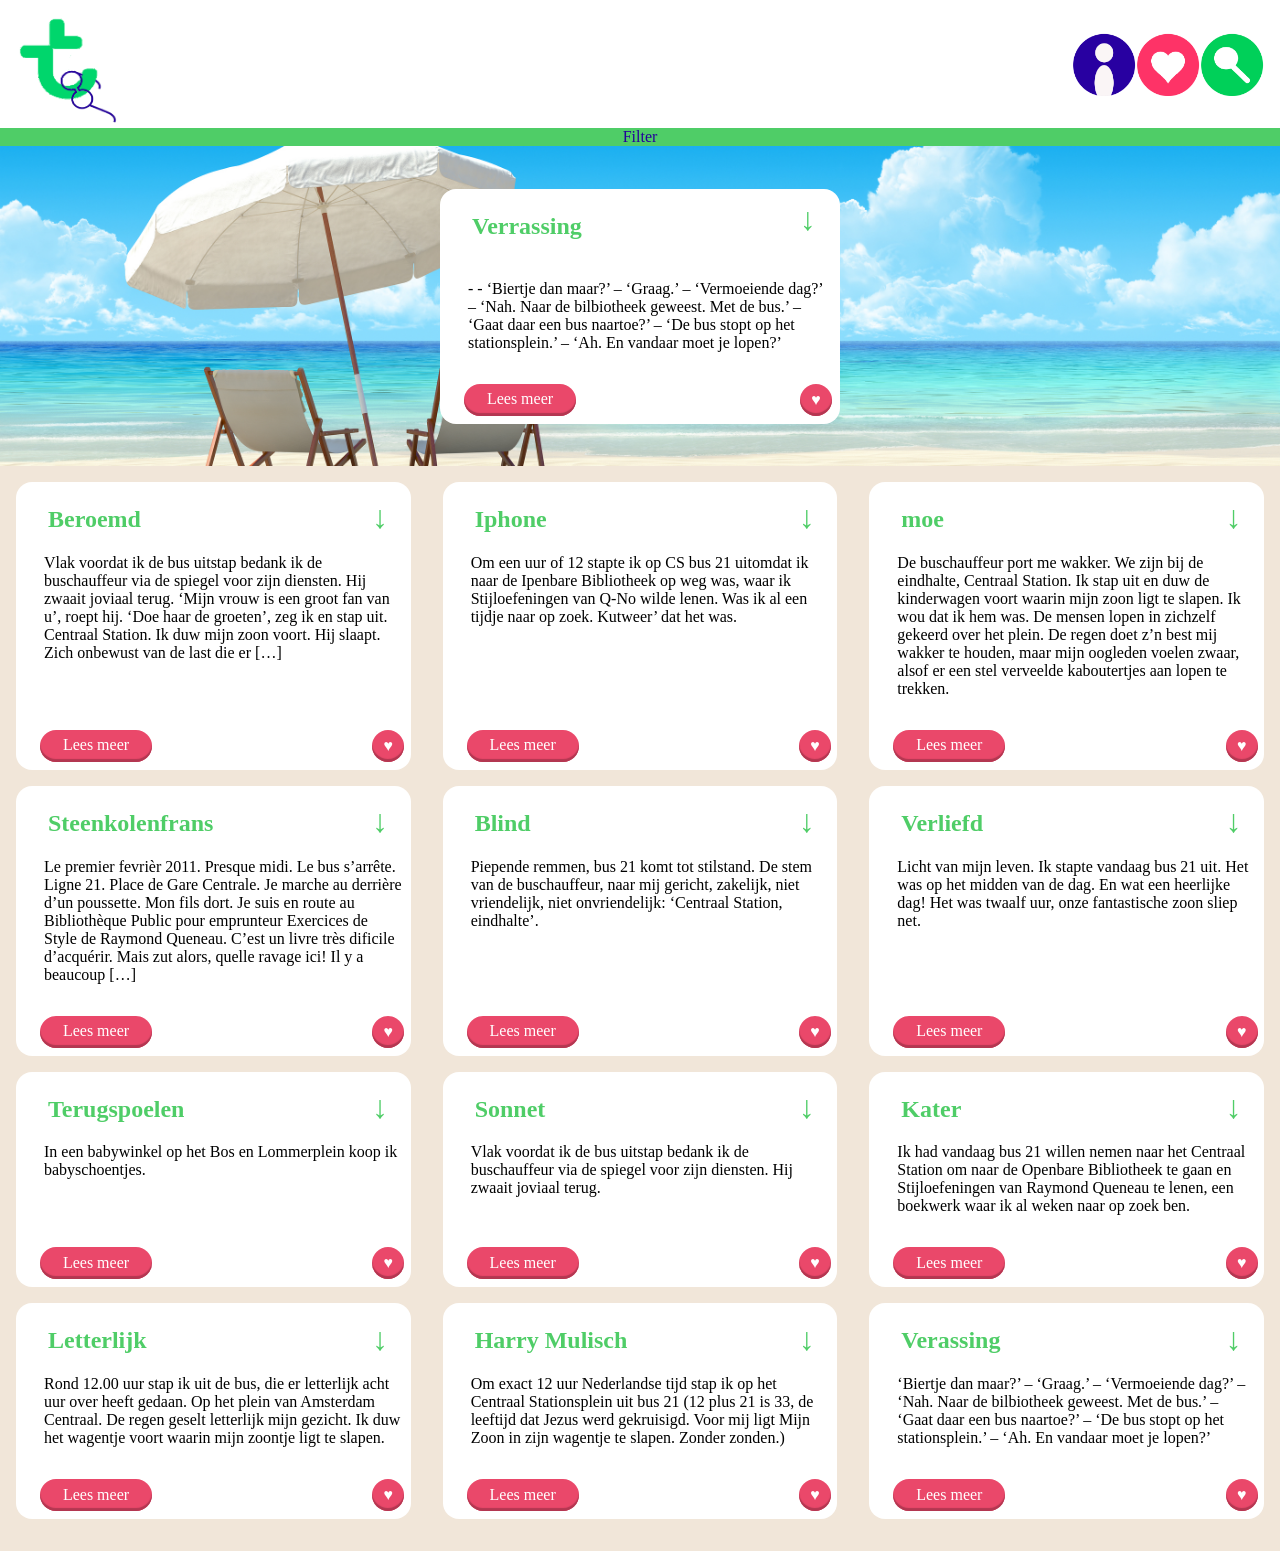
<file: HTML/index.html>
<!DOCTYPE html>
<html lang="en">

<head>
    <meta charset="UTF-8">
    <title>Document</title>
    <link rel="stylesheet" href="../style/style.css">
    <link rel="stylesheet" href="../style/hover.css">
    <meta name="viewport" content="width=device-width, initial-scale=1">
</head>

<body>
    <header>
        <img src="../Fotos/logo2.png" alt="T met een bril" class="logo">
        <nav>
            <ul>
                <li>
                    <a href="inloggen.html"></a>
                </li>

                <li>
                    <a href="inloggen.html"></a>

                </li>

                <li>
                    <input action="index.html" type="text" name="search" placeholder="   u kunt typen om te zoeken">
                </li>
            </ul>

        </nav>

    </header>

    <label for="menu-toggle">Filter</label>
    <input type="checkbox" id="menu-toggle" />

    <form id="menu">
        <div>

            <legend>Filter</legend>

            <fieldset>
                <legend>Sfeer</legend>

                <input id="vrolijk" type="checkbox">
                <label for="vrolijk">Vrolijk</label>

                <input id="spannend" type="checkbox">
                <label for="spannend">Spannend</label>

                <input id="misterieus" type="checkbox">
                <label for="misterieus">Misterieus</label>

                <input id="grappig" type="checkbox">
                <label for="grappig">Grappig</label>
            </fieldset>


        </div>

        <h4>Sorteer</h4>
        <select>
            <option value="" disabled selected>Sorteer op</option>
            <option value="nieuwst">Nieuwste eerst</option>
            <option value="oudst">Oudste eerst</option>
            <option value="hoge waardering">Hoogste waardering</option>
            <option value="lage waardering">Laagste waardering</option>
        </select>


        <a href="index.html">
            <button type="button">Filter</button>
        </a>



    </form>



    <section id="highlighted">

        <article>
            <h3>Verrassing</h3>
            <p class="download">↓</p>
            <p>- - ‘Biertje dan maar?’ – ‘Graag.’ – ‘Vermoeiende dag?’ – ‘Nah. Naar de bilbiotheek geweest. Met de bus.’ – ‘Gaat daar een bus naartoe?’ – ‘De bus stopt op het stationsplein.’ – ‘Ah. En vandaar moet je lopen?’

            </p>
            <footer>
                <a href="verhaal%201.html">Lees meer</a>
                <button>♥</button>
            </footer>
        </article>
    </section>


    <main>
        <article>
            <h3>Beroemd</h3>
            <p class="download2">↓</p>
            <p>Vlak voordat ik de bus uitstap bedank ik de buschauffeur via de spiegel voor zijn diensten. Hij zwaait joviaal terug. ‘Mijn vrouw is een groot fan van u’, roept hij. ‘Doe haar de groeten’, zeg ik en stap uit. Centraal Station. Ik duw mijn zoon voort. Hij slaapt. Zich onbewust van de last die er […]</p>
            <footer>
                <a href="beroemd.html">Lees meer</a>
                <button class="heartButton">♥</button>
            </footer>

        </article>
        <article>
            <h3>Iphone</h3>
            <p class="download2">↓</p>
            <p>Om een uur of 12 stapte ik op CS bus 21 uitomdat ik naar de Ipenbare Bibliotheek op weg was, waar ik Stijloefeningen van Q-No wilde lenen. Was ik al een tijdje naar op zoek. Kutweer’ dat het was.
            </p>
            <footer>
                <a href="verhaal%201.html">Lees meer</a>
                <button>♥</button>
            </footer>

        </article>

        <article>
            <h3>moe</h3>
            <p class="download2">↓</p>
            <p>De buschauffeur port me wakker. We zijn bij de eindhalte, Centraal Station. Ik stap uit en duw de kinderwagen voort waarin mijn zoon ligt te slapen. Ik wou dat ik hem was. De mensen lopen in zichzelf gekeerd over het plein. De regen doet z’n best mij wakker te houden, maar mijn oogleden voelen zwaar, alsof er een stel verveelde kaboutertjes aan lopen te trekken. </p>
            <footer>
                <a href="Moe.html">Lees meer</a>
                <button>♥</button>
            </footer>
        </article>

        <article>
            <h3>Steenkolenfrans</h3>
            <p class="download2">↓</p>
            <p>Le premier fevrièr 2011. Presque midi. Le bus s’arrête. Ligne 21. Place de Gare Centrale. Je marche au derrière d’un poussette. Mon fils dort. Je suis en route au Bibliothèque Public pour emprunteur Exercices de Style de Raymond Queneau. C’est un livre très dificile d’acquérir. Mais zut alors, quelle ravage ici! Il y a beaucoup […]</p>
            <footer>
                <a href="verhaal%201.html">Lees meer</a>
                <button>♥</button>
            </footer>
        </article>
        <article>
            <h3>Blind</h3>
            <p class="download2">↓</p>
            <p>Piepende remmen, bus 21 komt tot stilstand. De stem van de buschauffeur, naar mij gericht, zakelijk, niet vriendelijk, niet onvriendelijk: ‘Centraal Station, eindhalte’.</p>
            <footer>
                <a href="beroemd.html">Lees meer</a>
                <button>♥</button>
            </footer>

        </article>
        <article>
            <h3>Verliefd</h3>
            <p class="download2">↓</p>
            <p>Licht van mijn leven. Ik stapte vandaag bus 21 uit. Het was op het midden van de dag. En wat een heerlijke dag! Het was twaalf uur, onze fantastische zoon sliep net.
            </p>
            <footer>
                <a href="verhaal%201.html">Lees meer</a>
                <button>♥</button>
            </footer>

        </article>
        <article>
            <h3>Terugspoelen</h3>
            <p class="download2">↓</p>
            <p>In een babywinkel op het Bos en Lommerplein koop ik babyschoentjes.
            </p>
            <footer>
                <a href="verhaal%201.html">Lees meer</a>
                <button>♥</button>
            </footer>

        </article>
        <article>
            <h3>Sonnet</h3>
            <p class="download2">↓</p>
            <p>Vlak voordat ik de bus uitstap bedank ik de buschauffeur via de spiegel voor zijn diensten. Hij zwaait joviaal terug.
            </p>
            <footer>
                <a href="verhaal%201.html">Lees meer</a>
                <button>♥</button>
            </footer>

        </article>

        <article>
            <h3>Kater</h3>
            <p class="download2">↓</p>
            <p>Ik had vandaag bus 21 willen nemen naar het Centraal Station om naar de Openbare Bibliotheek te gaan en Stijloefeningen van Raymond Queneau te lenen, een boekwerk waar ik al weken naar op zoek ben.
            </p>
            <footer>
                <a href="verhaal%201.html">Lees meer</a>
                <button>♥</button>
            </footer>

        </article>
        <article>
            <h3>Letterlijk</h3>
            <p class="download2">↓</p>
            <p>Rond 12.00 uur stap ik uit de bus, die er letterlijk acht uur over heeft gedaan. Op het plein van Amsterdam Centraal. De regen geselt letterlijk mijn gezicht. Ik duw het wagentje voort waarin mijn zoontje ligt te slapen.
            </p>
            <footer>
                <a href="verhaal%201.html">Lees meer</a>
                <button>♥</button>
            </footer>

        </article>
                <article>
            <h3>Harry Mulisch</h3>
            <p class="download2">↓</p>
            <p>Om exact 12 uur Nederlandse tijd stap ik op het Centraal Stationsplein uit bus 21 (12 plus 21 is 33, de leeftijd dat Jezus werd gekruisigd. Voor mij ligt Mijn Zoon in zijn wagentje te slapen. Zonder zonden.)
            </p>
            <footer>
                <a href="verhaal%201.html">Lees meer</a>
                <button>♥</button>
            </footer>

        </article>

                <article>
            <h3>Verassing</h3>
            <p class="download2">↓</p>
            <p>‘Biertje dan maar?’ – ‘Graag.’ – ‘Vermoeiende dag?’ – ‘Nah. Naar de bilbiotheek geweest. Met de bus.’ – ‘Gaat daar een bus naartoe?’ – ‘De bus stopt op het stationsplein.’ – ‘Ah. En vandaar moet je lopen?’
            </p>
            <footer>
                <a href="verhaal%201.html">Lees meer</a>
                <button>♥</button>
            </footer>

        </article>



    </main>

</body>
<script src="../Javascript/script.js"></script>

</html>
</file>
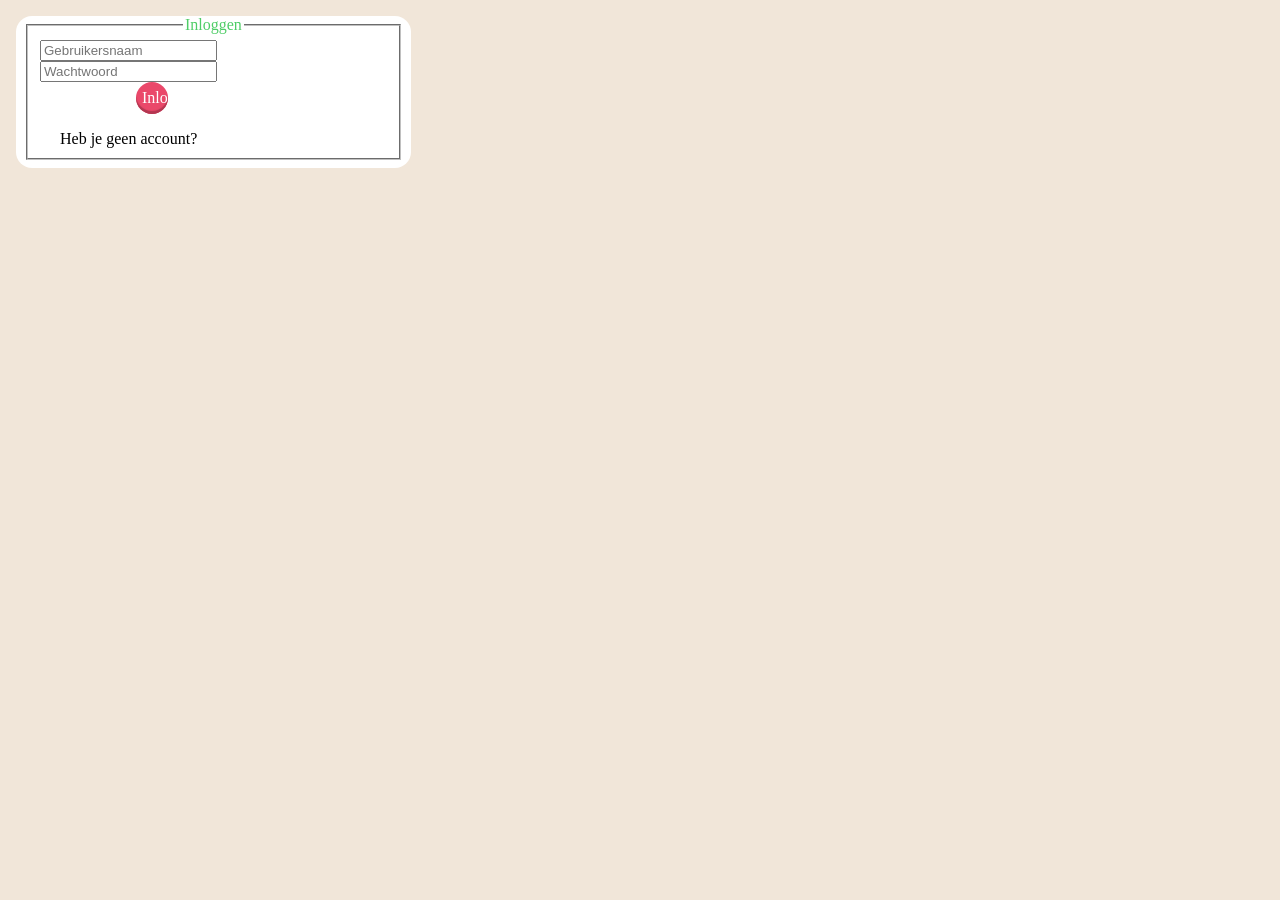
<file: inloggen.html>
<!DOCTYPE html>
<html lang="en">

<head>
    <meta charset="UTF-8">
    <title>Document</title>
    <link rel="stylesheet" href="../style/style.css">
    <meta name="viewport" content="width=device-width, initial-scale=1">
</head>

<body>
    <header> </header>
    <main>
        <section>
            <article>
                <fieldset>
                    <legend>Inloggen</legend>
                    <input type="text" class="inloggegevens" placeholder="Gebruikersnaam" required="">
                    <input type="password" class="inloggegevens" placeholder="Wachtwoord" required="">
                    <button>Inloggen</button>
                    <p>Heb je geen account?</p>
                </fieldset>
            </article>
        </section>
    </main>

</body>

</html>
</file>
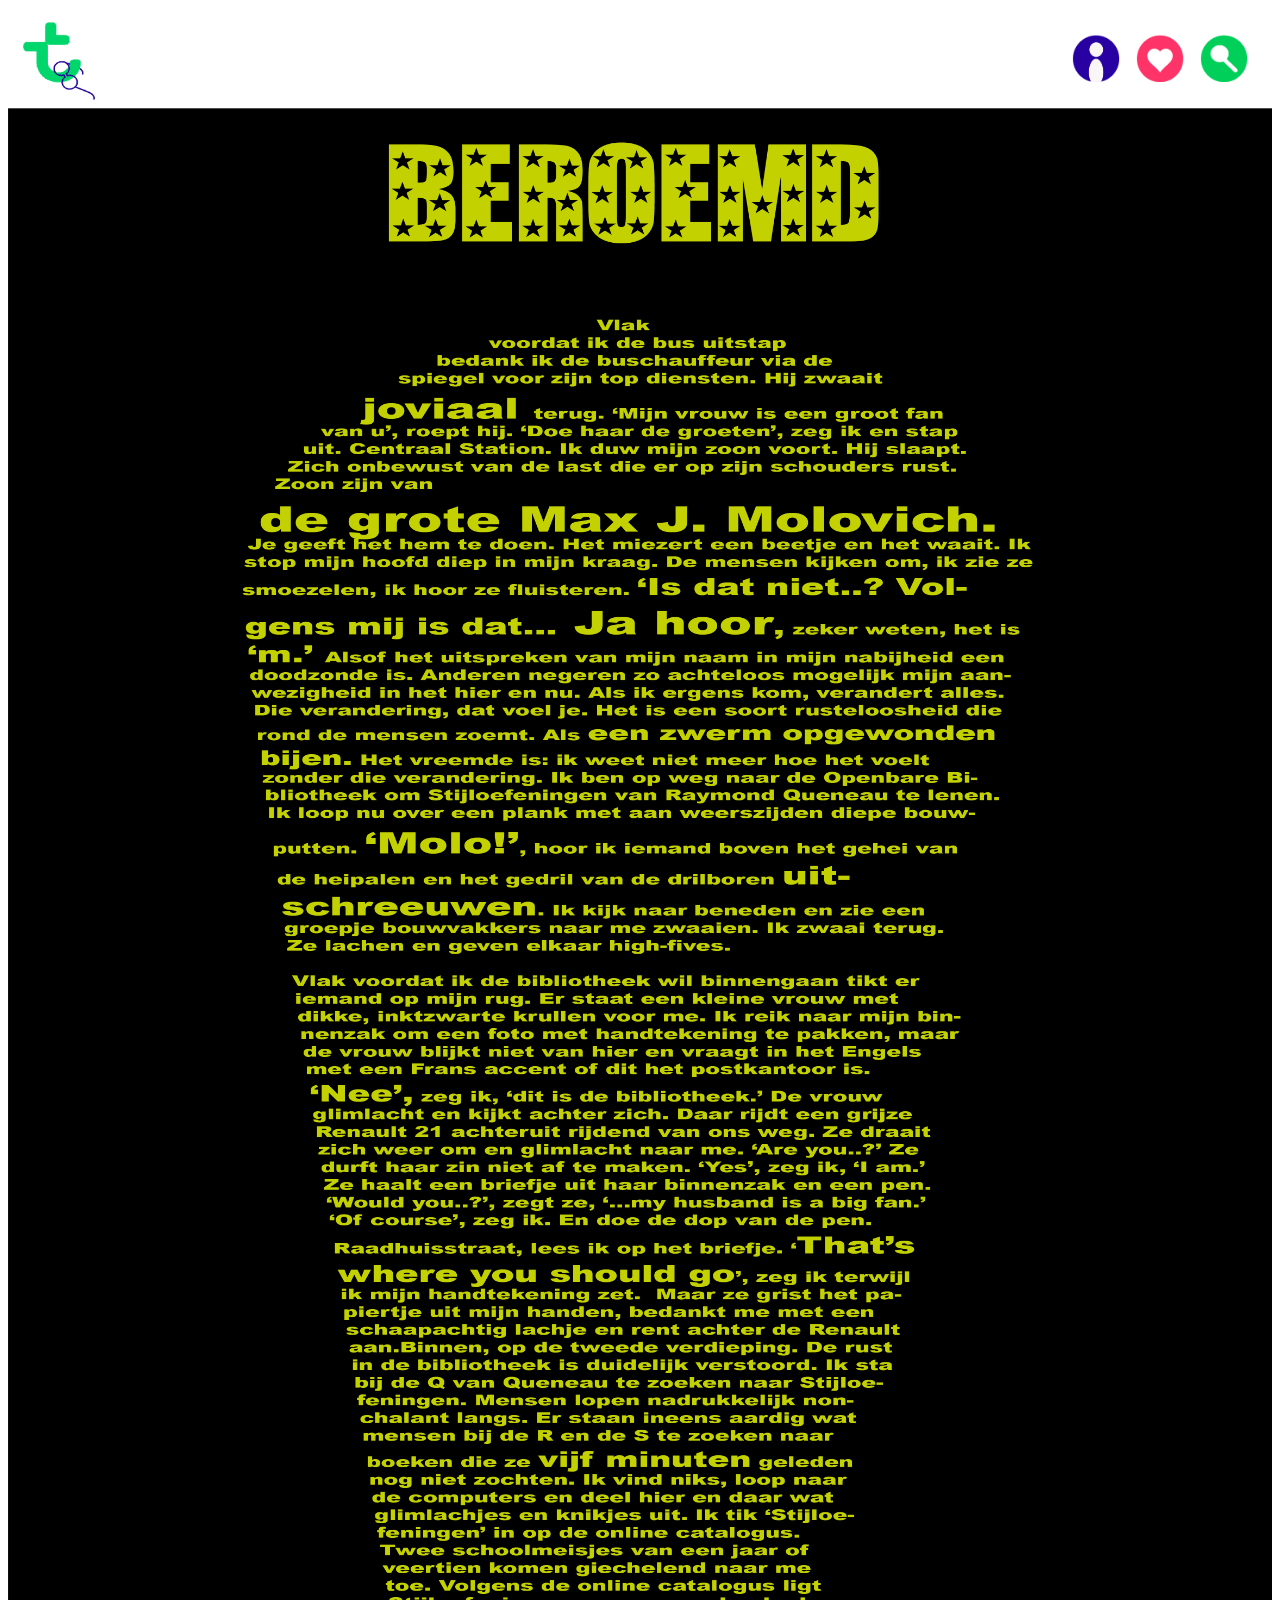
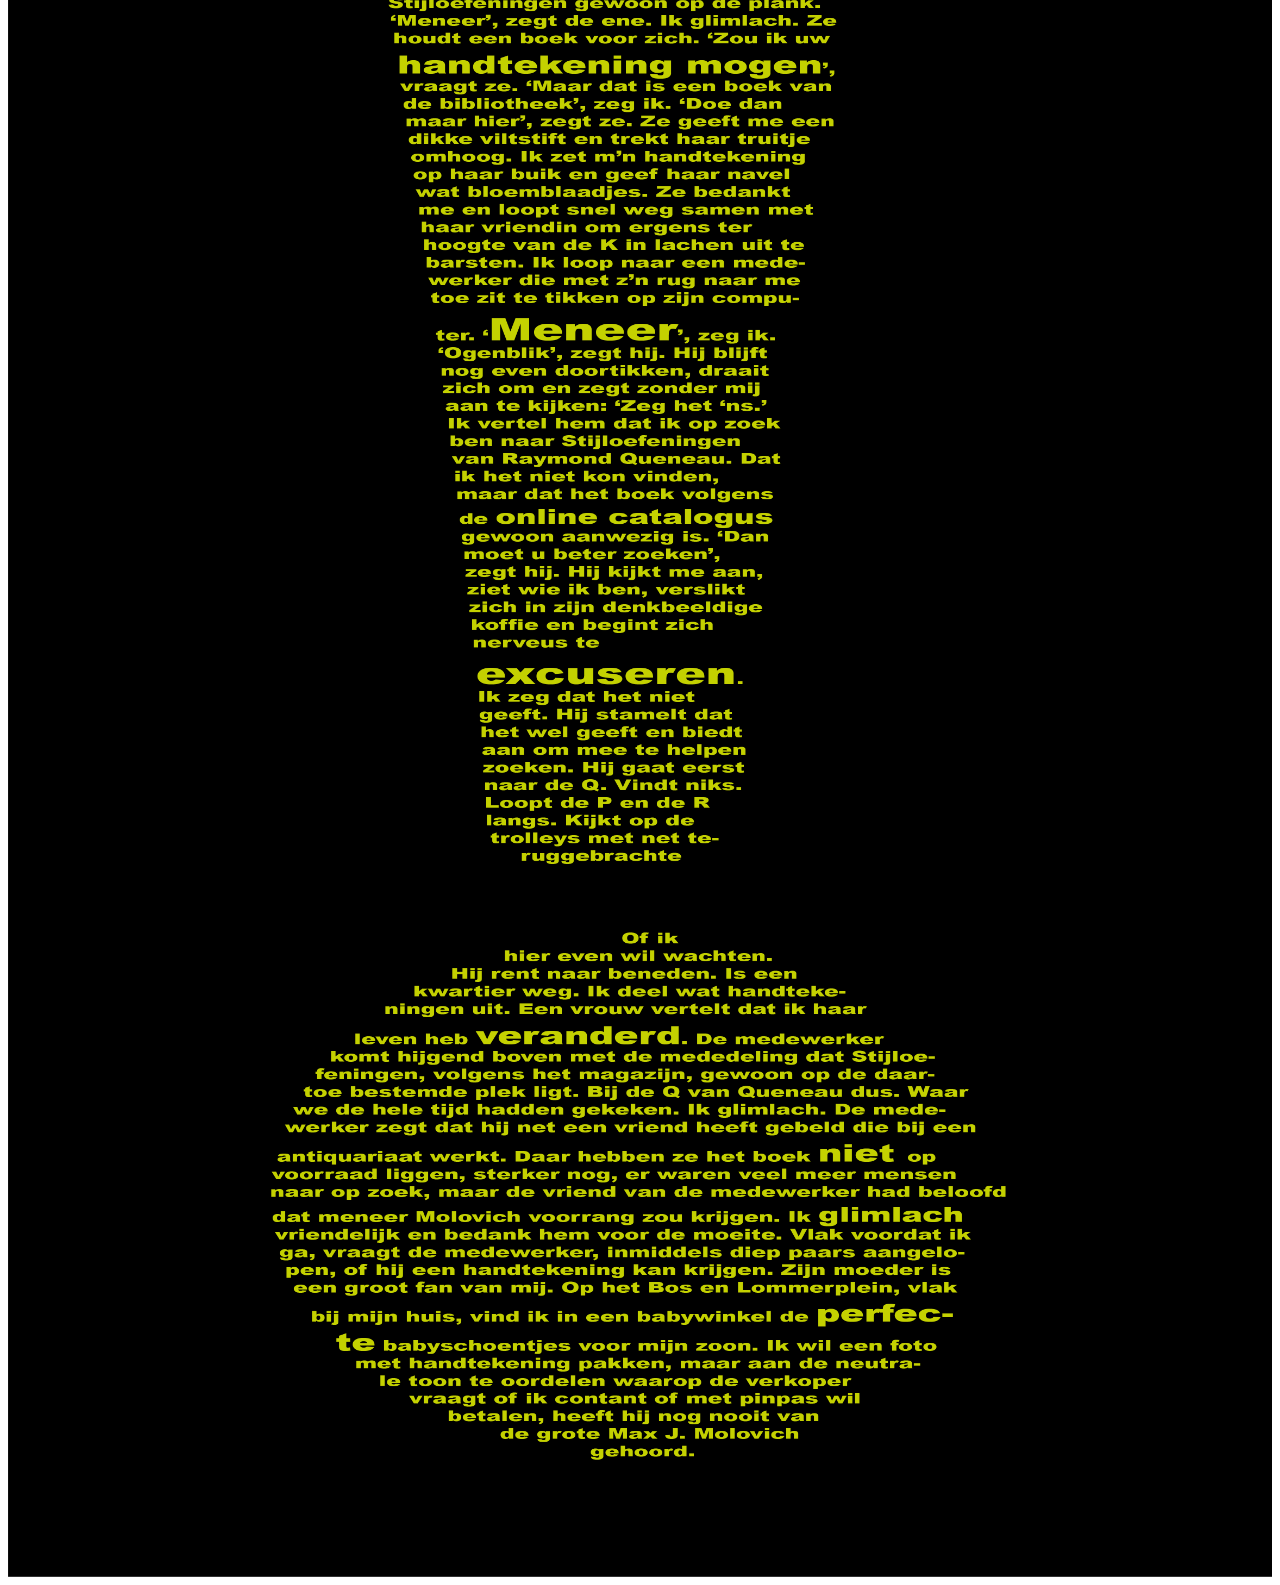
<file: HTML/beroemd.html>
<!DOCTYPE html>
<html lang="en">

<head>
    <meta charset="UTF-8">
    <title>Document</title>
    <link rel="stylesheet" href="../style/beroemd.css">
    <meta name="viewport" content="width=device-width, initial-scale=1, minimum-scale=1">
</head>

<body>
    <header>
              <a href="index.html"><img src="../Fotos/logo2.png" alt="T met een bril" class="logo"></a>
        <nav>
            <ul>
                <li>
                    <a href="inloggen.html"></a>
                </li>
                <li>
                    <a href="inloggen.html"></a>
                </li>

                <li>
                    <a href="inloggen.html"></a>

                </li>


            </ul>

        </nav>

    </header>
    <main class="verhaal">

            <img class="klein" src="../Fotos/Verhalen/beroemd-klein.png" alt="klein verhaal">


            <img class="middel" src="../Fotos/Verhalen/beroemd%20medium.png" alt="middel verhaal">


            <img class="groot" src="../Fotos/Verhalen/beroemd%20groot.png" alt="groot verhaal">

    </main>
</body>

</html>
</file>
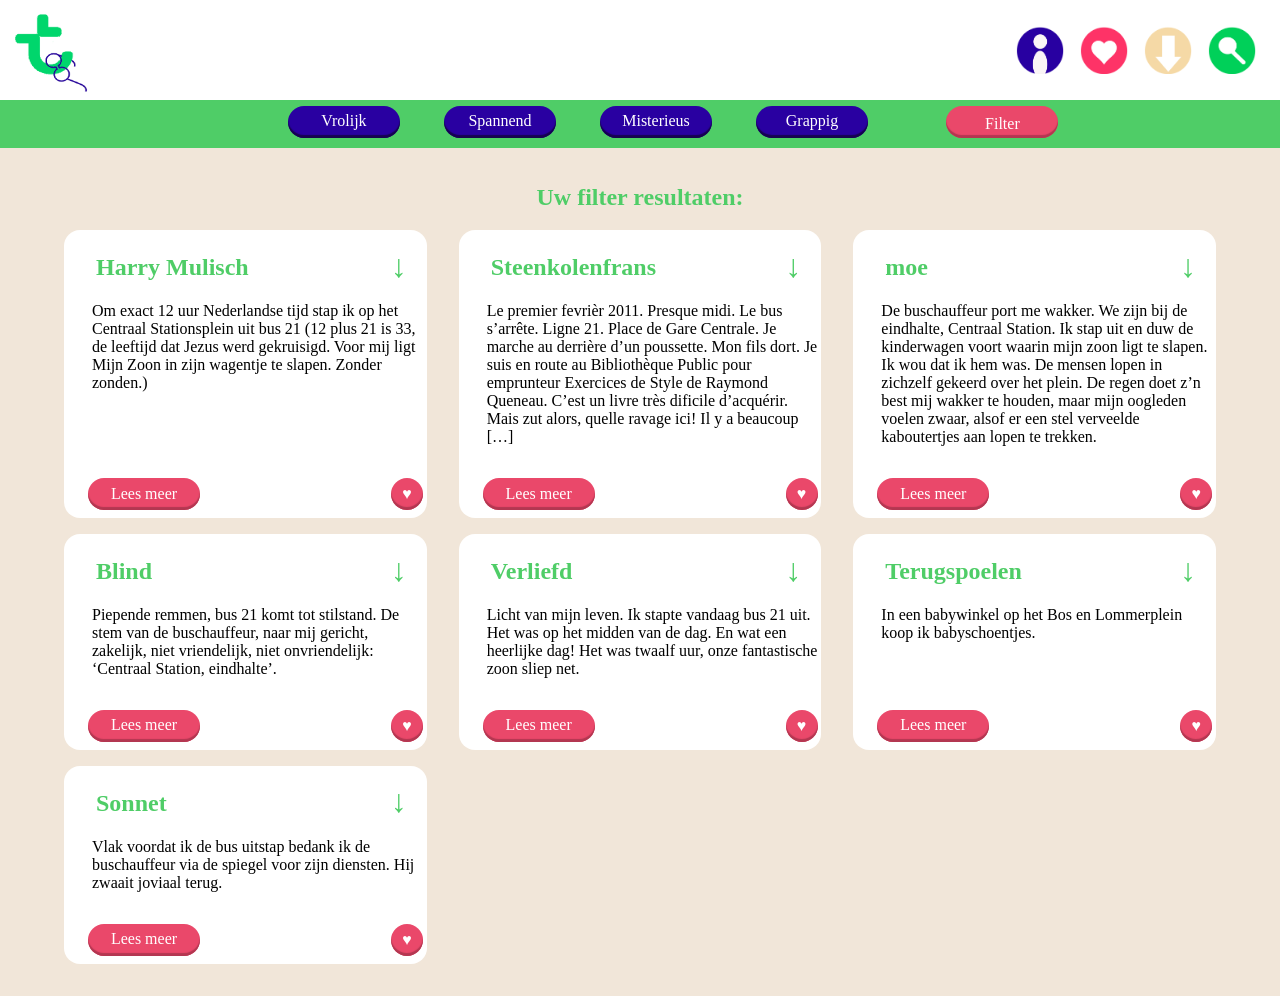
<file: HTML/Filterpagina.html>
<!DOCTYPE html>
<html lang="en">

<head>
    <meta charset="UTF-8">
    <title>Document</title>
    <link rel="stylesheet" href="../style/stylezoek.css">
    <link rel="stylesheet" href="../style/hover.css">
    <meta name="viewport" content="width=device-width, initial-scale=1">
</head>

<body>
    <header>
        <a href="index.html"><img src="../Fotos/logo2.png" alt="T met een bril" class="logo"></a>
        <nav>
            <ul>
                <li>
                    <a href="inloggen.html"></a>
                </li>

                <li>

                    <a href="inloggen.html"></a>

                </li>

                <li>


                </li>
                  <li>
                    <form action="zoek.html">
                        <input action="index.html" type="search" name="search" placeholder="   u kunt typen om te zoeken">
                        <button type="submit"></button>
                    </form>
                </li>
            </ul>

        </nav>

    </header>


    <form action="Filterpagina.html">
        <div>

            <legend>Filter</legend>

            <fieldset>
                <legend>Sfeer</legend>

                <input id="vrolijk" type="checkbox">
                <label for="vrolijk">Vrolijk</label>
            </fieldset>
            <fieldset>
                <input id="spannend" type="checkbox">
                <label for="spannend">Spannend</label>
            </fieldset>
            <fieldset>
                <input id="misterieus" type="checkbox">
                <label for="misterieus">Misterieus</label>
            </fieldset>
            <fieldset>
                <input id="grappig" type="checkbox">
                <label for="grappig">Grappig</label>
            </fieldset>

            <fieldset>
                <button type="submit">Filter</button>
            </fieldset>
        </div>
    </form>



    <section id="highlighted">

        <article>
            <h3>Verrassing</h3>
            <p class="download"><span class="downloadfeedback">Gedwonload</span>↓</p>
            <p>- - ‘Biertje dan maar?’ – ‘Graag.’ – ‘Vermoeiende dag?’ – ‘Nah. Naar de bilbiotheek geweest. Met de bus.’ – ‘Gaat daar een bus naartoe?’ – ‘De bus stopt op het stationsplein.’ – ‘Ah. En vandaar moet je lopen?’

            </p>
            <footer>
                <a href="verhaal%201.html">Lees meer</a>
                <button><p>+1 verhaal toegevoegd</p>♥</button>
            </footer>
        </article>
    </section>

<h2>Uw filter resultaten:</h2>
    <main>

                  <article>
            <h3>Harry Mulisch</h3>
            <p class="download2">↓</p>
            <p>Om exact 12 uur Nederlandse tijd stap ik op het Centraal Stationsplein uit bus 21 (12 plus 21 is 33, de leeftijd dat Jezus werd gekruisigd. Voor mij ligt Mijn Zoon in zijn wagentje te slapen. Zonder zonden.)
            </p>
            <footer>
                <a href="verhaal%201.html">Lees meer</a>
                <button><p>+1 verhaal toegevoegd</p>♥</button>
            </footer>

        </article>

        <article>
            <h3>Steenkolenfrans</h3>
            <p class="download2">↓</p>
            <p>Le premier fevrièr 2011. Presque midi. Le bus s’arrête. Ligne 21. Place de Gare Centrale. Je marche au derrière d’un poussette. Mon fils dort. Je suis en route au Bibliothèque Public pour emprunteur Exercices de Style de Raymond Queneau. C’est un livre très dificile d’acquérir. Mais zut alors, quelle ravage ici! Il y a beaucoup […]</p>
            <footer>
                <a href="verhaal%201.html">Lees meer</a>
                <button><p>+1 verhaal toegevoegd</p>♥</button>
            </footer>
        </article>

        <article>
            <h3>moe</h3>
            <p class="download2"><span class="downloadfeedback">Gedwonload</span>↓</p>
            <p>De buschauffeur port me wakker. We zijn bij de eindhalte, Centraal Station. Ik stap uit en duw de kinderwagen voort waarin mijn zoon ligt te slapen. Ik wou dat ik hem was. De mensen lopen in zichzelf gekeerd over het plein. De regen doet z’n best mij wakker te houden, maar mijn oogleden voelen zwaar, alsof er een stel verveelde kaboutertjes aan lopen te trekken. </p>
            <footer>
                <a href="Moe.html">Lees meer</a>
                <button><p>+1 verhaal toegevoegd</p>♥</button>
            </footer>
        </article>

        <article>
            <h3>Blind</h3>
            <p class="download2">↓</p>
            <p>Piepende remmen, bus 21 komt tot stilstand. De stem van de buschauffeur, naar mij gericht, zakelijk, niet vriendelijk, niet onvriendelijk: ‘Centraal Station, eindhalte’.</p>
            <footer>
                <a href="beroemd.html">Lees meer</a>
                <button><p>+1 verhaal toegevoegd</p>♥</button>
            </footer>

        </article>
        <article>
            <h3>Verliefd</h3>
            <p class="download2">↓</p>
            <p>Licht van mijn leven. Ik stapte vandaag bus 21 uit. Het was op het midden van de dag. En wat een heerlijke dag! Het was twaalf uur, onze fantastische zoon sliep net.
            </p>
            <footer>
                <a href="verhaal%201.html">Lees meer</a>
                <button><p>+1 verhaal toegevoegd</p>♥</button>
            </footer>

        </article>
        <article>
            <h3>Terugspoelen</h3>
            <p class="download2">↓</p>
            <p>In een babywinkel op het Bos en Lommerplein koop ik babyschoentjes.
            </p>
            <footer>
                <a href="verhaal%201.html">Lees meer</a>
                <button><p>+1 verhaal toegevoegd</p>♥</button>
            </footer>

        </article>
        <article>
            <h3>Sonnet</h3>
            <p class="download2">↓</p>
            <p>Vlak voordat ik de bus uitstap bedank ik de buschauffeur via de spiegel voor zijn diensten. Hij zwaait joviaal terug.
            </p>
            <footer>
                <a href="verhaal%201.html">Lees meer</a>
                <button><p>+1 verhaal toegevoegd</p>♥</button>
            </footer>

        </article>


    </main>

</body>
<script src="../Javascript/script.js"></script>

</html>
</file>
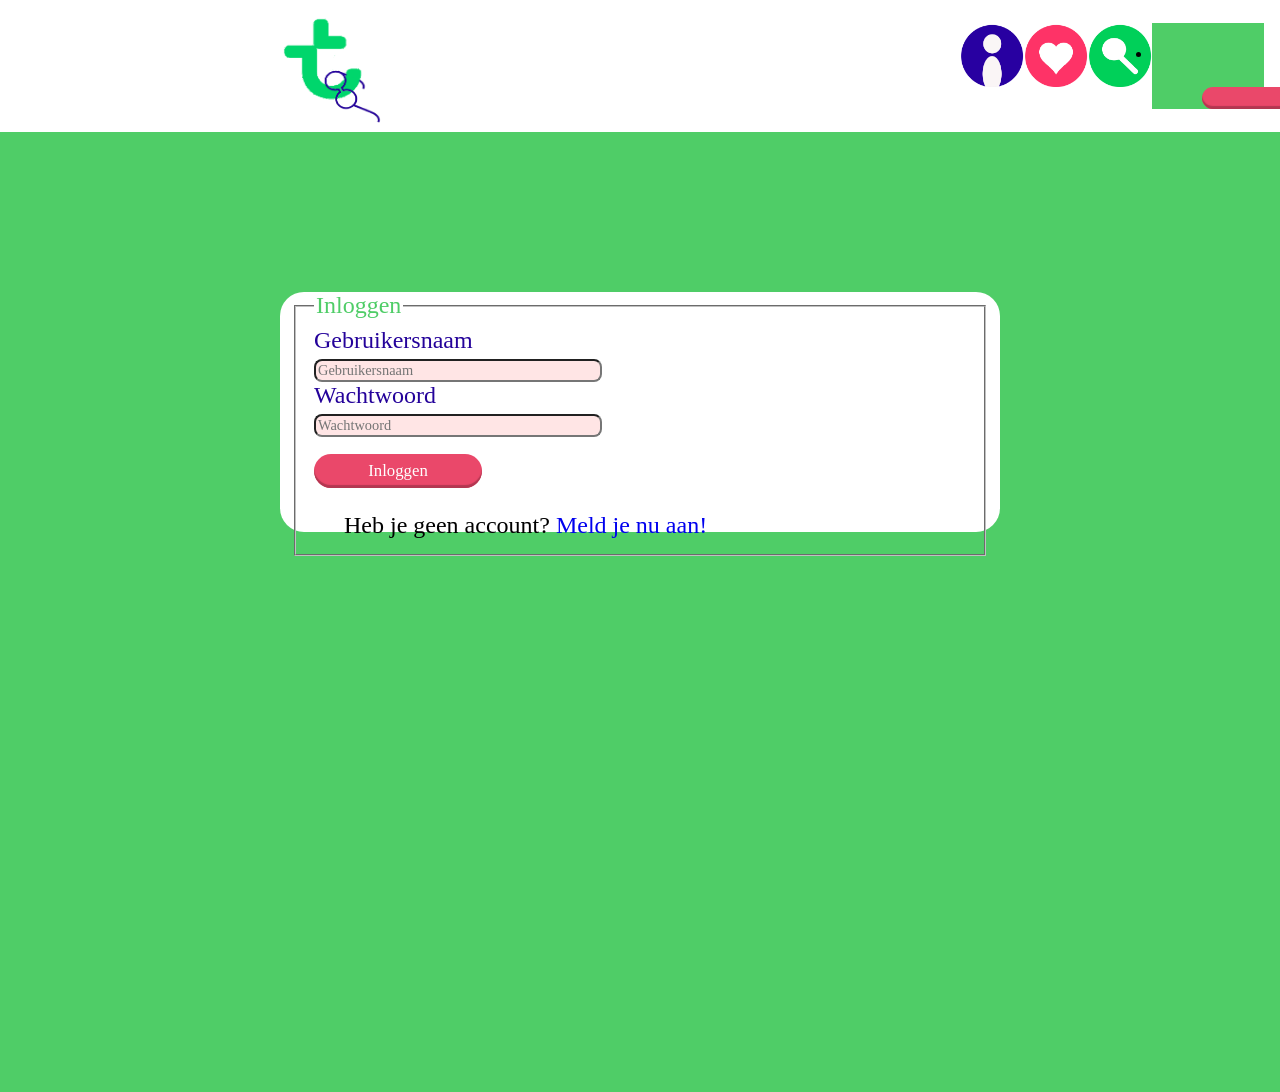
<file: HTML/inloggen.html>
<!DOCTYPE html>
<html lang="en">

<head>
    <meta charset="UTF-8">
    <title>Document</title>
    <link rel="stylesheet" href="../style/style.css">
    <meta name="viewport" content="width=device-width, initial-scale=1">
</head>

<body>
    <header>
        <a href="index.html"><img src="../Fotos/logo2.png" alt="T met een bril" class="logo"></a>
        <nav>
            <ul>
                <li>
                    <a href="inloggen.html"></a>
                </li>

                <li>

                    <a href="inloggen.html"></a>

                </li>

                <li>


                </li>
                  <li>
                    <form action="zoek.html">
                        <input action="index.html" type="search" name="search" placeholder="   u kunt typen om te zoeken">
                        <button type="submit"></button>
                    </form>
                </li>
            </ul>

        </nav>

    </header>
    <main class="inlogmain">
        <section>
            <form action="index.html">
                <fieldset>
                    <legend>Inloggen</legend>
                    <label for="username">Gebruikersnaam</label>
                    <input type="text" id="username" placeholder="Gebruikersnaam" required>
                    <label for="password">Wachtwoord</label>
                    <input type="password" id="password" placeholder="Wachtwoord" required>
                   <button type="submit">Inloggen</button>
                   <p>Heb je geen account?<a href="index.html"> Meld je nu aan!</a></p>
                </fieldset>
            </form>
        </section>
    </main>

</body>

</html>
</file>
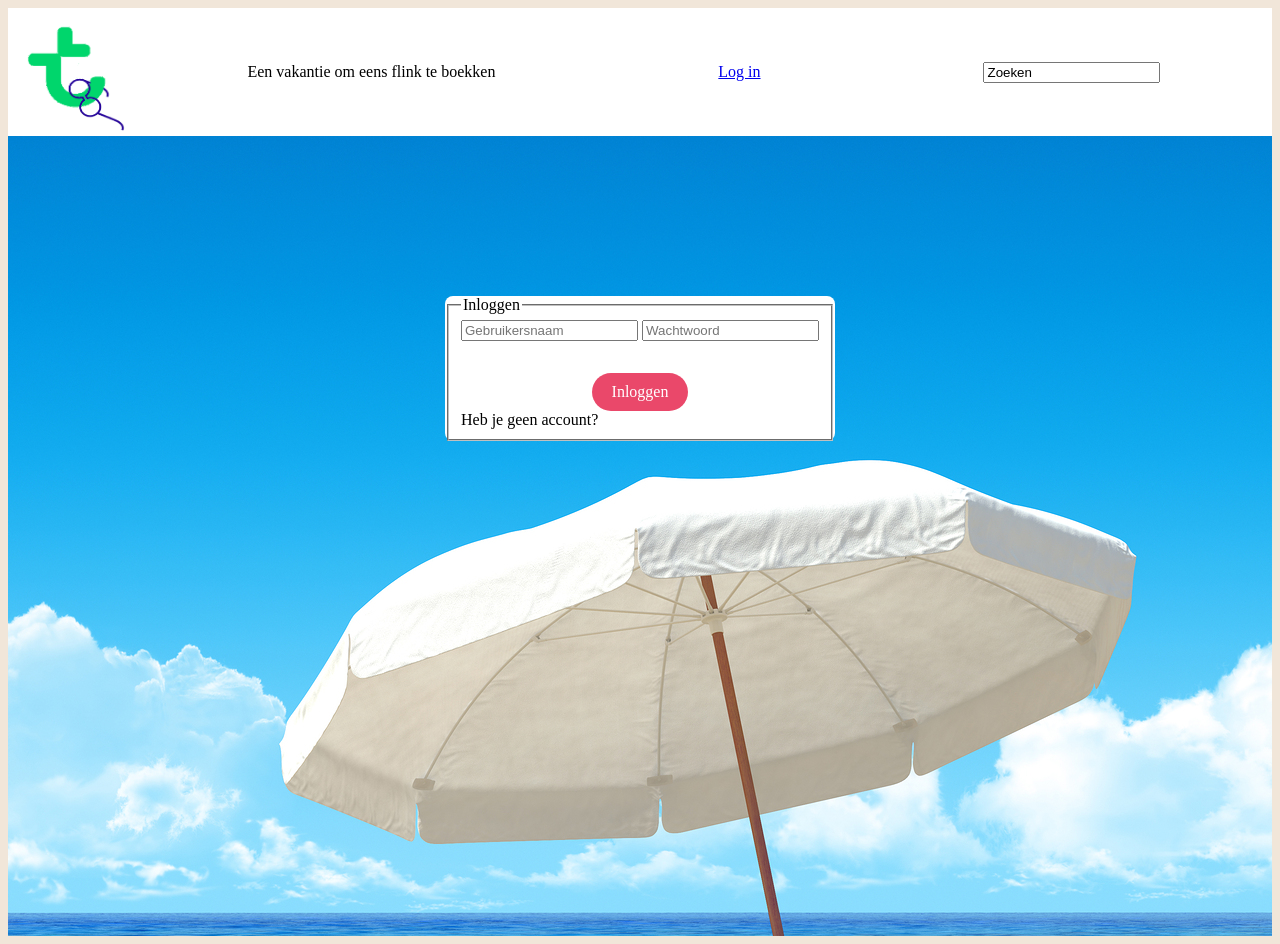
<file: HTML/loginpagina.html>
<!DOCTYPE html>
<html lang="en">

<head>
    <meta charset="UTF-8">
    <title>Document</title>
    <link rel="stylesheet" href="../style/style%20inlog.css">
    <meta name="viewport" content="width=device-width, initial-scale=1">
</head>

<header>
    <img src="../Fotos/logo2.png" alt="T met een bril" class="logo">

    <p> Een vakantie om eens flink te boekken</p>
    <a href="loginpagina.html">Log in</a>

    <input type="search" value="Zoeken">

</header>

<main>
    <article class="inloggen">
        <fieldset>
            <legend>Inloggen</legend>
            <input type="text" class="inloggegevens" placeholder="Gebruikersnaam" required="">
            <input type="password" class="inloggegevens" placeholder="Wachtwoord" required="">
            <button>Inloggen</button>
            <p>Heb je geen account?</p>
        </fieldset>
    </article>
</main>
</file>
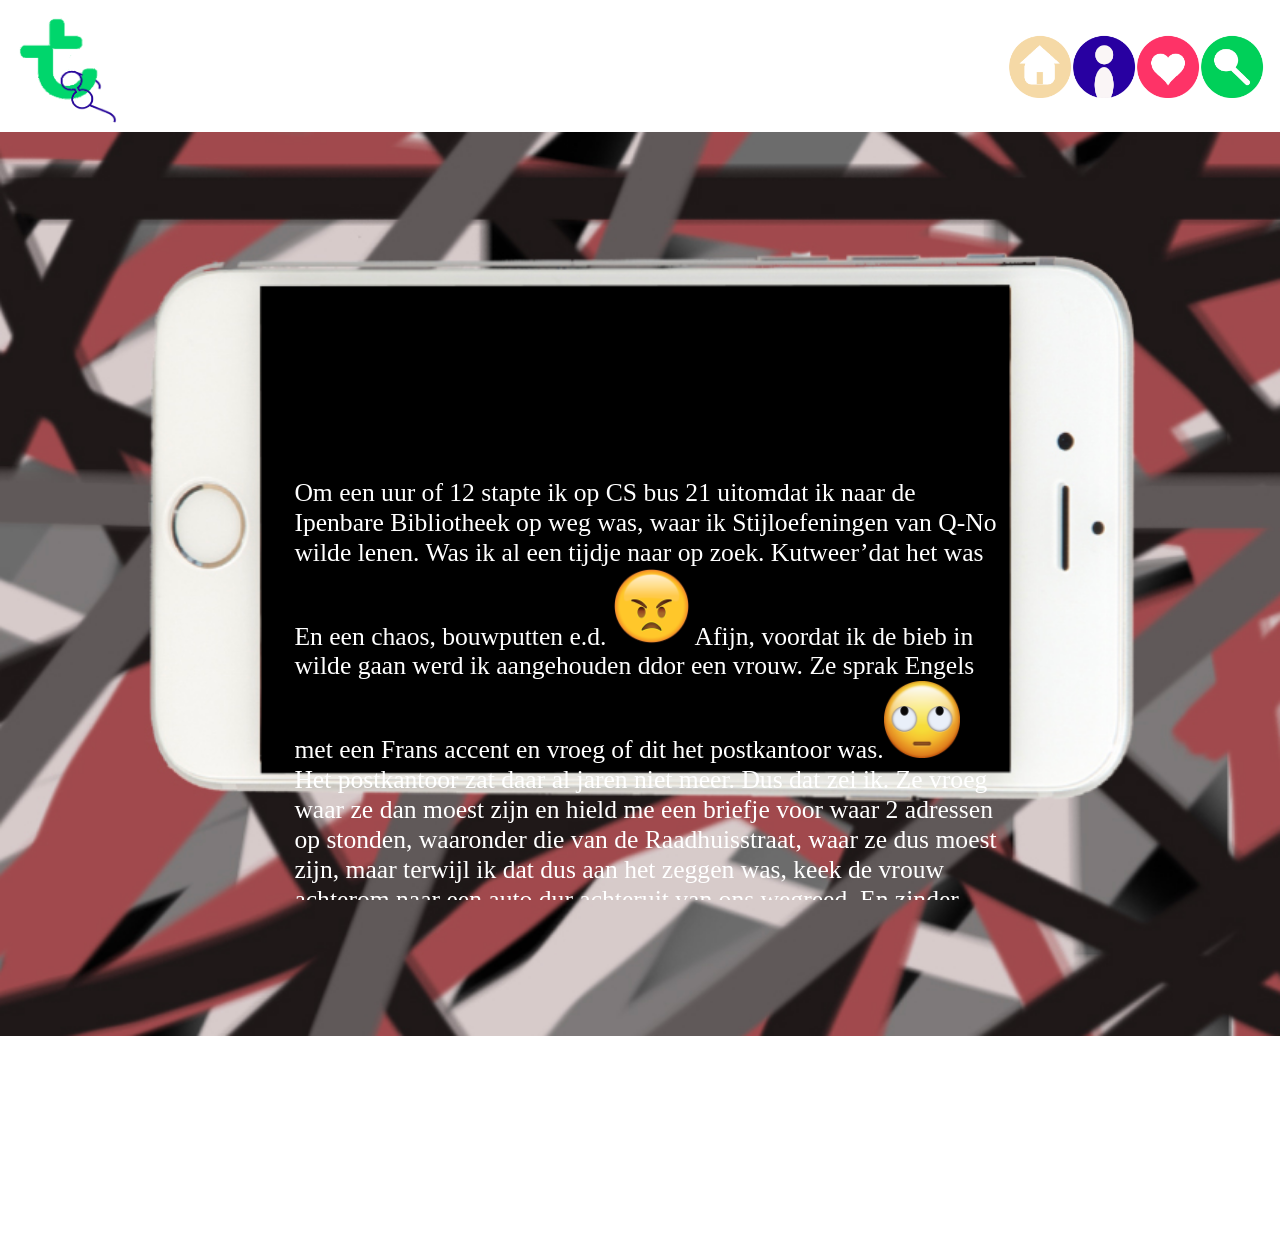
<file: HTML/verhaal 1.html>
<!DOCTYPE html>
<html lang="en">
<head>
    <meta charset="UTF-8">
    <title>Document</title>
      <link rel="stylesheet" href="../style/Iphone.css">
    <meta name="viewport" content="width=device-width, initial-scale=1">
</head>
<body>
    <header>
        <a href="index.html"><img src="../Fotos/logo2.png" alt="T met een bril" class="logo"></a>
        <nav>
            <ul>
                <li>
                    <a href="index.html"></a>
                </li>
                <li>
                    <a href="inloggen.html"></a>
                </li>

                <li>
                    <a href="inloggen.html"></a>

                </li>

                <li>

                </li>

            </ul>

        </nav>

    </header>
    <main>
<section>
<p>Om een uur of 12 stapte ik op CS bus 21 uitomdat ik naar de Ipenbare Bibliotheek op weg was, waar ik Stijloefeningen van Q-No wilde lenen. Was ik al een tijdje naar op zoek. Kutweer’dat het was
En een chaos, bouwputten e.d. <img src="../Fotos/Emoticons/Angry_Emoji.png" alt="">

Afijn, voordat ik de bieb in wilde gaan werd ik aangehouden ddor een vrouw. Ze sprak Engels met een Frans accent en vroeg of dit het postkantoor was.<img src="../Fotos/Emoticons/Rolling_Eyes_Emoji_Icon.png" alt=""> Het postkantoor zat daar al jaren niet meer. Dus dat zei ik. Ze vroeg waar ze dan moest zijn en hield me een briefje voor waar 2 adressen op stonden, waaronder die van de Raadhuisstraat, waar ze dus moest zijn, maar terwijl ik dat dus aan het zeggen was, keek de vrouw achterom naar een auto dur achteruit van ons wegreed. En zinder mijn antwoord goed te hebben afgewacht rent ze weg achter de auto aan<img src="../Fotos/Emoticons/Very_Angry_Emoji.png" alt="">.

Dussss. Binnen zoek ik bij de Q naar Stijloefeningen, maar vind niks. Ik naar de online Catalonië van de bieb en daar staat dus in dat Stijloefeningen wel degelijk aanwezig was. Dus ik naar een medewerker en wij kijken maar niks. En die medewerker zegt dat ik een mailtje moet sturen naar het magazijn omdat ze daar ZEKER een exemplaar hadden<img src="../Fotos/Emoticons/Very_Mad_Emoji.png" alt="">. Ik doe dat. Krijg ik een half uur later een mail terug met de mededeling dat Stijloefeningen op de daartoe bestemde plek ligt waar ik dus de hele tijd al aan het kijken was<img src="../Fotos/Emoticons/Emoji_Icon_-_unamused_face.png" alt="">!

Ik weer terug naar huis. Op het Bos en Lomerpleib, in de babywinkel koop ik een paar schoenen voor m’n zoontje, is de middag toch nog geslaagd, soort van.
<br>
<br>
Verstuurd vanaf mijn iPhone</p>
    </section>
</main>
</body>

</html>
</file>
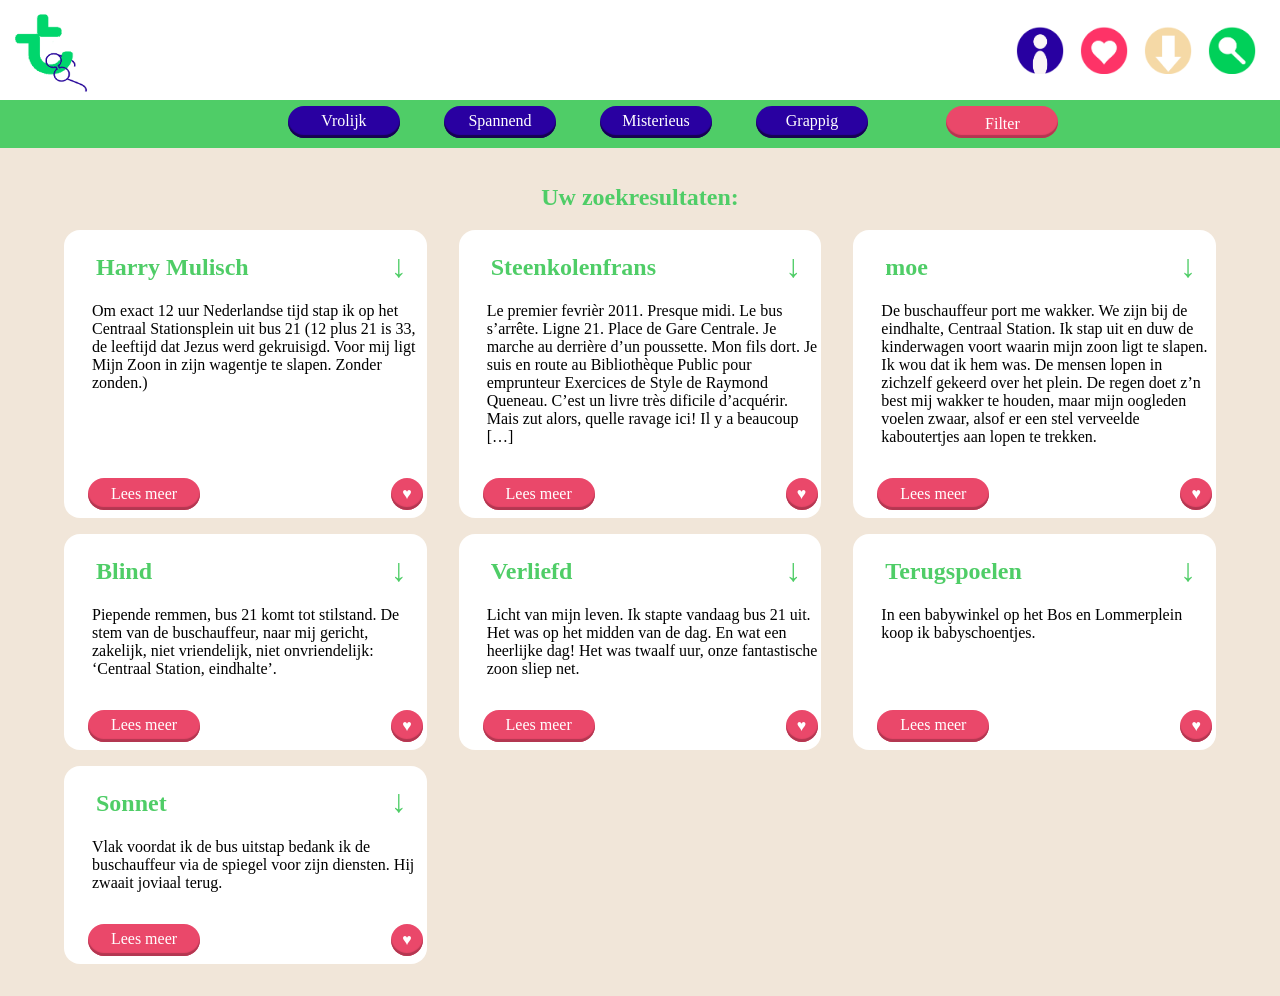
<file: HTML/zoek.html>
<!DOCTYPE html>
<html lang="en">

<head>
    <meta charset="UTF-8">
    <title>Document</title>
    <link rel="stylesheet" href="../style/stylezoek.css">
    <link rel="stylesheet" href="../style/hover.css">
    <meta name="viewport" content="width=device-width, initial-scale=1">
</head>

<body>
       <header>
        <a href="index.html"><img src="../Fotos/logo2.png" alt="T met een bril" class="logo"></a>
        <nav>
            <ul>
                <li>
                    <a href="inloggen.html"></a>
                </li>

                <li>

                    <a href="inloggen.html"></a>

                </li>

                <li>


                </li>
                  <li>
                    <form action="zoek.html">
                        <input action="index.html" type="search" name="search" placeholder="   u kunt typen om te zoeken">
                        <button type="submit"></button>
                    </form>
                </li>
            </ul>

        </nav>

    </header>


    <form action="Filterpagina.html">
        <div>

            <legend>Filter</legend>

            <fieldset>
                <legend>Sfeer</legend>

                <input id="vrolijk" type="checkbox">
                <label for="vrolijk">Vrolijk</label>
            </fieldset>
            <fieldset>
                <input id="spannend" type="checkbox">
                <label for="spannend">Spannend</label>
            </fieldset>
            <fieldset>
                <input id="misterieus" type="checkbox">
                <label for="misterieus">Misterieus</label>
            </fieldset>
            <fieldset>
                <input id="grappig" type="checkbox">
                <label for="grappig">Grappig</label>
            </fieldset>

            <fieldset>
                <button type="submit">Filter</button>
            </fieldset>
        </div>
    </form>



    <section id="highlighted">

        <article>
            <h3>Verrassing</h3>
            <p class="download"><span class="downloadfeedback">Gedwonload</span>↓</p>
            <p>- - ‘Biertje dan maar?’ – ‘Graag.’ – ‘Vermoeiende dag?’ – ‘Nah. Naar de bilbiotheek geweest. Met de bus.’ – ‘Gaat daar een bus naartoe?’ – ‘De bus stopt op het stationsplein.’ – ‘Ah. En vandaar moet je lopen?’

            </p>
            <footer>
                <a href="verhaal%201.html">Lees meer</a>
                <button><p>+1 verhaal toegevoegd</p>♥</button>
            </footer>
        </article>
    </section>

<h2>Uw zoekresultaten:</h2>
    <main>

                  <article>
            <h3>Harry Mulisch</h3>
            <p class="download2">↓</p>
            <p>Om exact 12 uur Nederlandse tijd stap ik op het Centraal Stationsplein uit bus 21 (12 plus 21 is 33, de leeftijd dat Jezus werd gekruisigd. Voor mij ligt Mijn Zoon in zijn wagentje te slapen. Zonder zonden.)
            </p>
            <footer>
                <a href="verhaal%201.html">Lees meer</a>
                <button><p>+1 verhaal toegevoegd</p>♥</button>
            </footer>

        </article>

        <article>
            <h3>Steenkolenfrans</h3>
            <p class="download2">↓</p>
            <p>Le premier fevrièr 2011. Presque midi. Le bus s’arrête. Ligne 21. Place de Gare Centrale. Je marche au derrière d’un poussette. Mon fils dort. Je suis en route au Bibliothèque Public pour emprunteur Exercices de Style de Raymond Queneau. C’est un livre très dificile d’acquérir. Mais zut alors, quelle ravage ici! Il y a beaucoup […]</p>
            <footer>
                <a href="verhaal%201.html">Lees meer</a>
                <button><p>+1 verhaal toegevoegd</p>♥</button>
            </footer>
        </article>

        <article>
            <h3>moe</h3>
            <p class="download2"><span class="downloadfeedback">Gedwonload</span>↓</p>
            <p>De buschauffeur port me wakker. We zijn bij de eindhalte, Centraal Station. Ik stap uit en duw de kinderwagen voort waarin mijn zoon ligt te slapen. Ik wou dat ik hem was. De mensen lopen in zichzelf gekeerd over het plein. De regen doet z’n best mij wakker te houden, maar mijn oogleden voelen zwaar, alsof er een stel verveelde kaboutertjes aan lopen te trekken. </p>
            <footer>
                <a href="Moe.html">Lees meer</a>
                <button><p>+1 verhaal toegevoegd</p>♥</button>
            </footer>
        </article>

        <article>
            <h3>Blind</h3>
            <p class="download2">↓</p>
            <p>Piepende remmen, bus 21 komt tot stilstand. De stem van de buschauffeur, naar mij gericht, zakelijk, niet vriendelijk, niet onvriendelijk: ‘Centraal Station, eindhalte’.</p>
            <footer>
                <a href="beroemd.html">Lees meer</a>
                <button><p>+1 verhaal toegevoegd</p>♥</button>
            </footer>

        </article>
        <article>
            <h3>Verliefd</h3>
            <p class="download2">↓</p>
            <p>Licht van mijn leven. Ik stapte vandaag bus 21 uit. Het was op het midden van de dag. En wat een heerlijke dag! Het was twaalf uur, onze fantastische zoon sliep net.
            </p>
            <footer>
                <a href="verhaal%201.html">Lees meer</a>
                <button><p>+1 verhaal toegevoegd</p>♥</button>
            </footer>

        </article>
        <article>
            <h3>Terugspoelen</h3>
            <p class="download2">↓</p>
            <p>In een babywinkel op het Bos en Lommerplein koop ik babyschoentjes.
            </p>
            <footer>
                <a href="verhaal%201.html">Lees meer</a>
                <button><p>+1 verhaal toegevoegd</p>♥</button>
            </footer>

        </article>
        <article>
            <h3>Sonnet</h3>
            <p class="download2">↓</p>
            <p>Vlak voordat ik de bus uitstap bedank ik de buschauffeur via de spiegel voor zijn diensten. Hij zwaait joviaal terug.
            </p>
            <footer>
                <a href="verhaal%201.html">Lees meer</a>
                <button><p>+1 verhaal toegevoegd</p>♥</button>
            </footer>

        </article>


    </main>

</body>
<script src="../Javascript/script.js"></script>

</html>
</file>
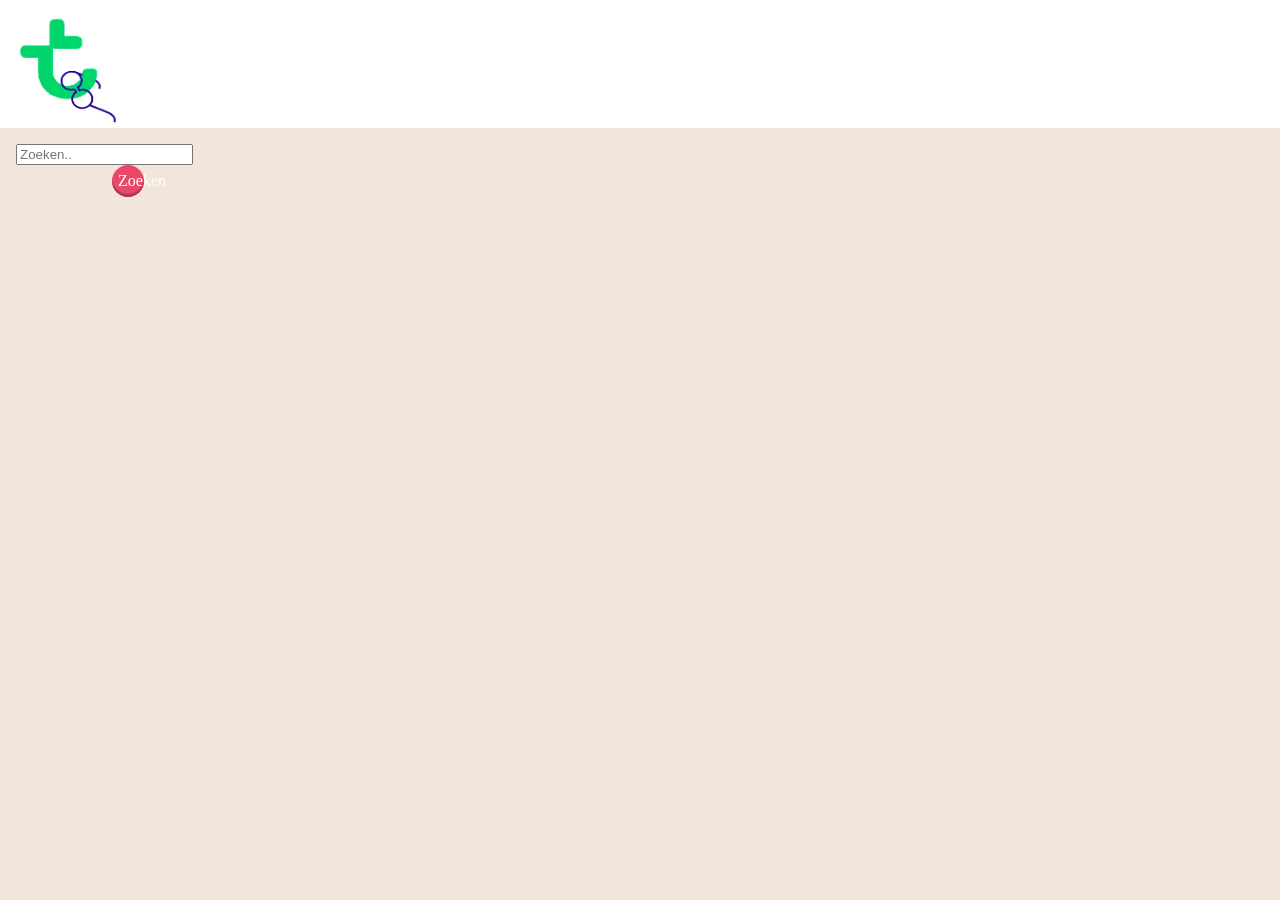
<file: HTML/zoeken.html>
<!DOCTYPE html>
<html lang="en">

<head>
    <meta charset="UTF-8">
    <title>Document</title>
    <link rel="stylesheet" href="../style/style.css">
    <meta name="viewport" content="width=device-width, initial-scale=1">
</head>

<body>
    <header>
        <img src="../Fotos/logo2.png" alt="T met een bril" class="logo">

        <nav>
            <a href="inloggen.html"></a>
            <a href="inloggen.html"></a>
            <a href="zoeken.html"></a></nav>
    </header>
    <main>
        <section>


<input type="text" name="search" placeholder="Zoeken..">
                        <button>Zoeken</button>


        </section>
    </main>

</body>

</html>
</file>
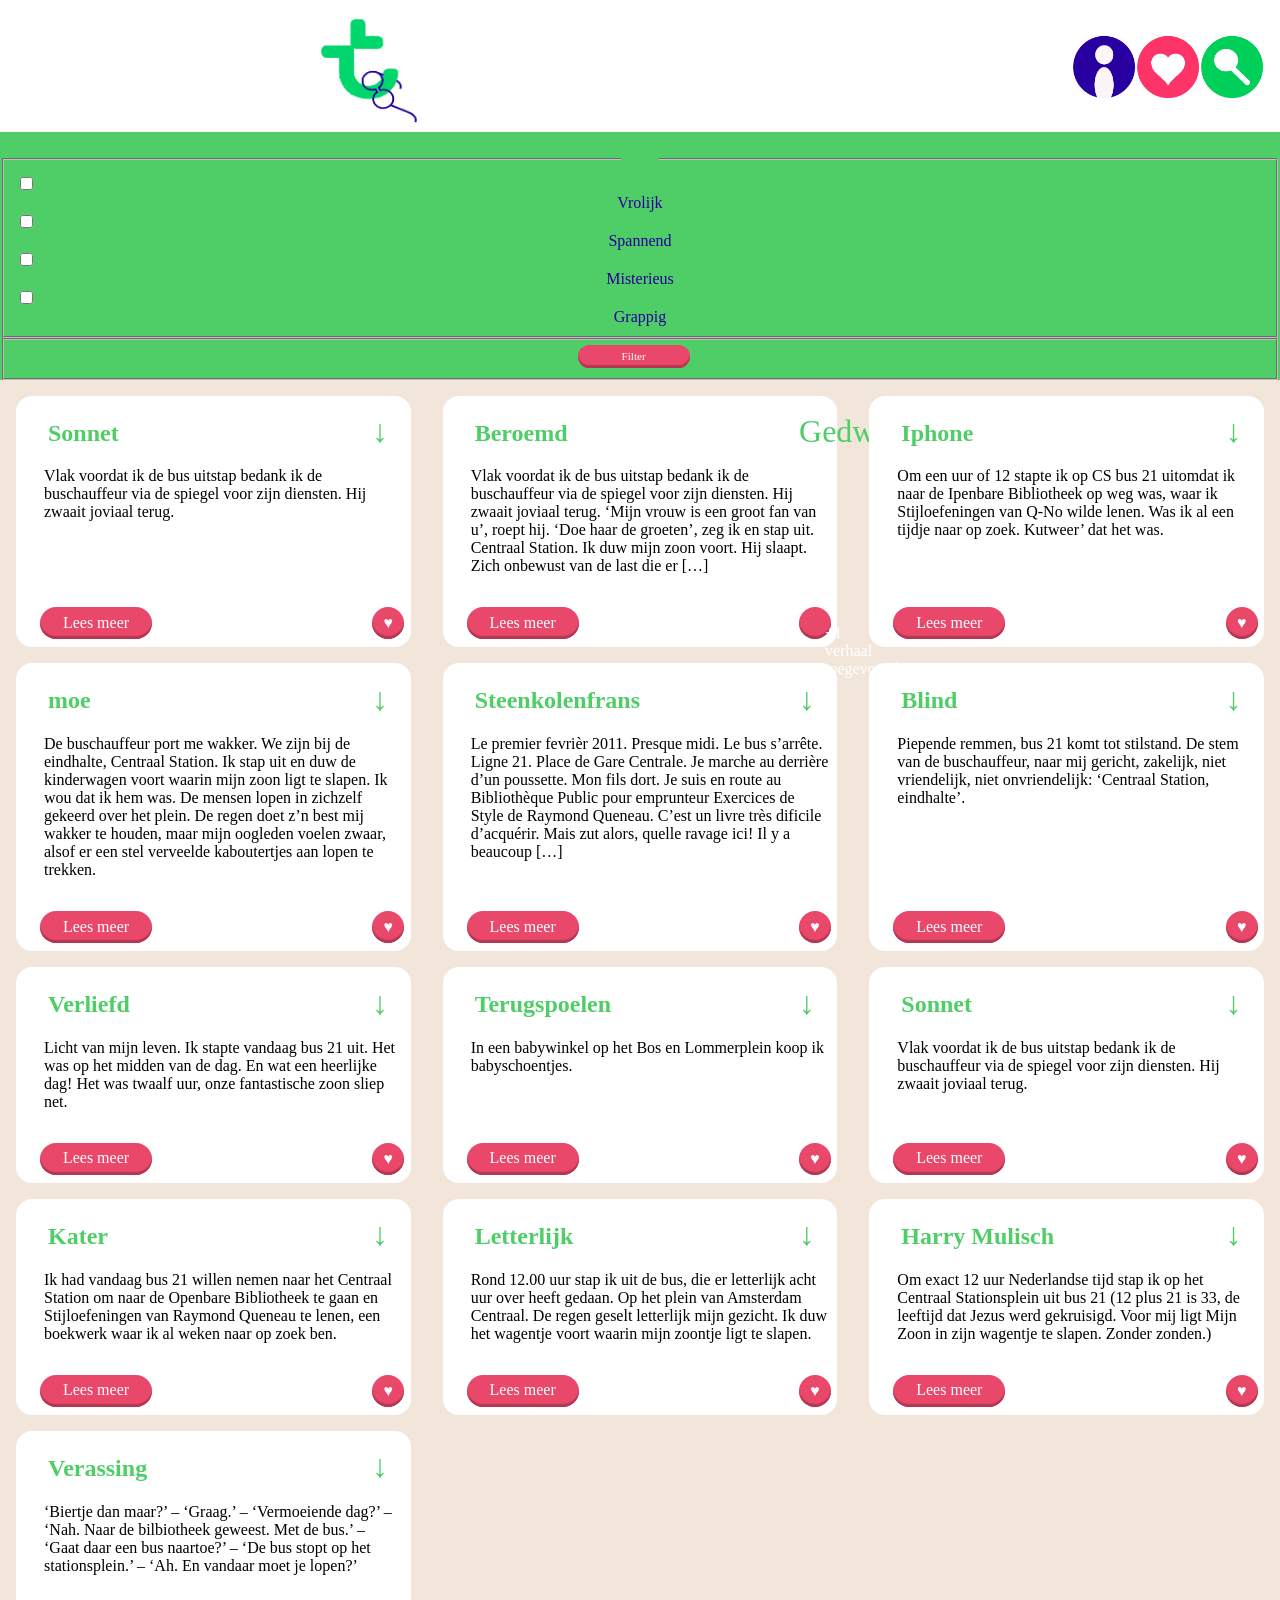
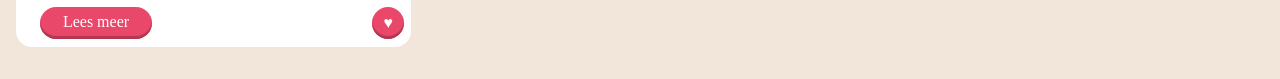
<file: HTML/zoekresultaat.html>
<!DOCTYPE html>
<html lang="en">

<head>
    <meta charset="UTF-8">
    <title>Document</title>
    <link rel="stylesheet" href="../style/style.css">
    <link rel="stylesheet" href="../style/hover.css">
    <meta name="viewport" content="width=device-width, initial-scale=1">
</head>

<body>
    <header>
        <a href="index.html"><img src="../Fotos/logo2.png" alt="T met een bril" class="logo"></a>
        <nav>
            <ul>
                <li>
                    <a href="inloggen.html"></a>
                </li>

                <li>
                    <a href="inloggen.html"></a>

                </li>

                <li>
                    <input action="index.html" type="text" name="search" placeholder="   u kunt typen om te zoeken">
                </li>
            </ul>

        </nav>

    </header>


    <form action="index.html">
        <div>

            <legend>Filter</legend>

            <fieldset>
                <legend>Sfeer</legend>

                <input id="vrolijk" type="checkbox">
                <label for="vrolijk">Vrolijk</label>

                <input id="spannend" type="checkbox">
                <label for="spannend">Spannend</label>

                <input id="misterieus" type="checkbox">
                <label for="misterieus">Misterieus</label>

                <input id="grappig" type="checkbox">
                <label for="grappig">Grappig</label>
            </fieldset>

<fieldset>
<button type="submit">Filter</button>
</fieldset>
</div>
    </form>

    <main>

               <article>
            <h3>Sonnet</h3>
            <p class="download2">↓</p>
            <p>Vlak voordat ik de bus uitstap bedank ik de buschauffeur via de spiegel voor zijn diensten. Hij zwaait joviaal terug.
            </p>
            <footer>
                <a href="verhaal%201.html">Lees meer</a>
                <button>♥</button>
            </footer>

        </article>
        <article>
            <h3>Beroemd</h3>
            <p class="download2"><span class="downloadfeedback">Gedwonload</span>↓</p>
            <p>Vlak voordat ik de bus uitstap bedank ik de buschauffeur via de spiegel voor zijn diensten. Hij zwaait joviaal terug. ‘Mijn vrouw is een groot fan van u’, roept hij. ‘Doe haar de groeten’, zeg ik en stap uit. Centraal Station. Ik duw mijn zoon voort. Hij slaapt. Zich onbewust van de last die er […]</p>
            <footer>
                <a href="beroemd.html">Lees meer</a>
                <button><p>+1 verhaal toegevoegd</p>♥</button>
            </footer>

        </article>
        <article>
            <h3>Iphone</h3>
            <p class="download2">↓</p>
            <p>Om een uur of 12 stapte ik op CS bus 21 uitomdat ik naar de Ipenbare Bibliotheek op weg was, waar ik Stijloefeningen van Q-No wilde lenen. Was ik al een tijdje naar op zoek. Kutweer’ dat het was.
            </p>
            <footer>
                <a href="verhaal%201.html">Lees meer</a>
                <button>♥</button>
            </footer>

        </article>

        <article>
            <h3>moe</h3>
            <p class="download2">↓</p>
            <p>De buschauffeur port me wakker. We zijn bij de eindhalte, Centraal Station. Ik stap uit en duw de kinderwagen voort waarin mijn zoon ligt te slapen. Ik wou dat ik hem was. De mensen lopen in zichzelf gekeerd over het plein. De regen doet z’n best mij wakker te houden, maar mijn oogleden voelen zwaar, alsof er een stel verveelde kaboutertjes aan lopen te trekken. </p>
            <footer>
                <a href="Moe.html">Lees meer</a>
                <button>♥</button>
            </footer>
        </article>

        <article>
            <h3>Steenkolenfrans</h3>
            <p class="download2">↓</p>
            <p>Le premier fevrièr 2011. Presque midi. Le bus s’arrête. Ligne 21. Place de Gare Centrale. Je marche au derrière d’un poussette. Mon fils dort. Je suis en route au Bibliothèque Public pour emprunteur Exercices de Style de Raymond Queneau. C’est un livre très dificile d’acquérir. Mais zut alors, quelle ravage ici! Il y a beaucoup […]</p>
            <footer>
                <a href="verhaal%201.html">Lees meer</a>
                <button>♥</button>
            </footer>
        </article>
        <article>
            <h3>Blind</h3>
            <p class="download2">↓</p>
            <p>Piepende remmen, bus 21 komt tot stilstand. De stem van de buschauffeur, naar mij gericht, zakelijk, niet vriendelijk, niet onvriendelijk: ‘Centraal Station, eindhalte’.</p>
            <footer>
                <a href="beroemd.html">Lees meer</a>
                <button>♥</button>
            </footer>

        </article>
        <article>
            <h3>Verliefd</h3>
            <p class="download2">↓</p>
            <p>Licht van mijn leven. Ik stapte vandaag bus 21 uit. Het was op het midden van de dag. En wat een heerlijke dag! Het was twaalf uur, onze fantastische zoon sliep net.
            </p>
            <footer>
                <a href="verhaal%201.html">Lees meer</a>
                <button>♥</button>
            </footer>

        </article>
        <article>
            <h3>Terugspoelen</h3>
            <p class="download2">↓</p>
            <p>In een babywinkel op het Bos en Lommerplein koop ik babyschoentjes.
            </p>
            <footer>
                <a href="verhaal%201.html">Lees meer</a>
                <button>♥</button>
            </footer>

        </article>
        <article>
            <h3>Sonnet</h3>
            <p class="download2">↓</p>
            <p>Vlak voordat ik de bus uitstap bedank ik de buschauffeur via de spiegel voor zijn diensten. Hij zwaait joviaal terug.
            </p>
            <footer>
                <a href="verhaal%201.html">Lees meer</a>
                <button>♥</button>
            </footer>

        </article>

        <article>
            <h3>Kater</h3>
            <p class="download2">↓</p>
            <p>Ik had vandaag bus 21 willen nemen naar het Centraal Station om naar de Openbare Bibliotheek te gaan en Stijloefeningen van Raymond Queneau te lenen, een boekwerk waar ik al weken naar op zoek ben.
            </p>
            <footer>
                <a href="verhaal%201.html">Lees meer</a>
                <button>♥</button>
            </footer>

        </article>
        <article>
            <h3>Letterlijk</h3>
            <p class="download2">↓</p>
            <p>Rond 12.00 uur stap ik uit de bus, die er letterlijk acht uur over heeft gedaan. Op het plein van Amsterdam Centraal. De regen geselt letterlijk mijn gezicht. Ik duw het wagentje voort waarin mijn zoontje ligt te slapen.
            </p>
            <footer>
                <a href="verhaal%201.html">Lees meer</a>
                <button>♥</button>
            </footer>

        </article>
                <article>
            <h3>Harry Mulisch</h3>
            <p class="download2">↓</p>
            <p>Om exact 12 uur Nederlandse tijd stap ik op het Centraal Stationsplein uit bus 21 (12 plus 21 is 33, de leeftijd dat Jezus werd gekruisigd. Voor mij ligt Mijn Zoon in zijn wagentje te slapen. Zonder zonden.)
            </p>
            <footer>
                <a href="verhaal%201.html">Lees meer</a>
                <button>♥</button>
            </footer>

        </article>

                <article>
            <h3>Verassing</h3>
            <p class="download2">↓</p>
            <p>‘Biertje dan maar?’ – ‘Graag.’ – ‘Vermoeiende dag?’ – ‘Nah. Naar de bilbiotheek geweest. Met de bus.’ – ‘Gaat daar een bus naartoe?’ – ‘De bus stopt op het stationsplein.’ – ‘Ah. En vandaar moet je lopen?’
            </p>
            <footer>
                <a href="verhaal%201.html">Lees meer</a>
                <button>♥</button>
            </footer>

        </article>



    </main>

</body>
<script src="../Javascript/script.js"></script>

</html>
</file>
<file: style/style.css>
/*default styling*/
* {
    box-sizing: border-box;
    text-decoration: none;
}

body {
    background-color: #f1e6d9;
    margin: 0;
}

/* header */
header {
    background-color: #ffffff;
    display: flex;
}
header nav {
    margin: auto;
    margin-right: 1em;
    display: flex
}

/* nav */
header nav li:nth-of-type(1) {
    background-image: url(../Fotos/profielblauw.png);
    background-size: 4rem;
    background-repeat: no-repeat;
    width: 4rem;
    height: 4rem;
    list-style: none;
}

header nav li:nth-of-type(2) {
    background-image: url(../Fotos/favo.png);
    background-size: 4rem;
    background-repeat: no-repeat;
    width: 4rem;
    height: 4rem;
    list-style: none;
}

header nav li:nth-of-type(3) {
    background-image: url(../Fotos/zoekengroen.png);
    background-size: 4rem;
    background-repeat: no-repeat;
    width: 4rem;
    height: 4rem;
    list-style: none;
}

/* nav */
nav ul{
    display: flex;
    transition: 2s;
}
nav ul.active{
    display: flex;
    margin-right: 10em;
    transition: 2s;
}
nav a {
    display: block;
    width: 100%;
    height: 100%;
}

/* uitgelicht sectie */

#highlighted{
   box-sizing: border-box;
    flex-direction: row;
    background-image: url(../Fotos/strandachtergrond.jpg);
    background-size: cover;
    display: flex;
    flex-wrap: wrap;
    height: 20em;
    background-position:center;
}
form {
    background-color: #4fcd67;
}

/* Tekst */
h1 {
    font-family: "Nexa-Bold";
    color: #4fcd67;
}
h2 {
    font-family: "NexaRegular";
    color: #4fcd67;
}

h3 {
font-family: "Nexa-Bold";
    font-size: 1.5em;
    color: #4fcd67;
    margin-left: 1em;
}

h4 {
        font-family: "Nexa-Bold";
    color: #ea486a;
    text-align: center;
    margin-top: 0;
    margin-left: -1em;
}
p {
    font-family: "NexaRegular";
    margin-bottom: auto;
    margin-left: 1.25em;
    text-align: left;
}

legend {
    font-family: "Nexa-Bold";
    color: #4fcd67;
    text-align: center;
}



@media screen and (min-width: 22em){
main {
    display: grid;
    grid-template-columns: 1fr;
    grid-column-gap: 2em;
    margin: 0.5em;
}
    .download{
       margin-left: 9.7em;
}
    .download.active{
        margin-left: 9.7em;
    }
}
@media screen and (max-width: 25em){
      section article {
           width: 22em;
}

}
@media screen and (min-width: 48em){
    main {
        display: grid;
    grid-template-columns: 1fr 1fr;
    grid-column-gap: 2em;

    margin: 1em;
    }
        .download{
       margin-left: 11em;
}
      .download.active{
        margin-left: 11em;
    }
}

@media screen and (min-width: 70em){
    main {
        display: grid;
    grid-template-columns: 1fr 1fr 1fr;
    grid-column-gap: 2em;
    margin: 1em;
    }
           .download{
       margin-left: 11em;
}
     .download.active{
        margin-left: 11em;
    }
}
/* article */
article {
    background-color: white;
    border-radius: 1em;
    padding-left: 0.5em;
    padding-right: 0.5em;
    padding-bottom: 0.5em;
    margin-bottom: 1em;
    display: flex;
    flex-wrap: wrap;
    flex-direction: column;
}
section article {
     background-color: white;
    border-radius: 1em;
    padding-left: 0.5em;
    padding-right: 0.5em;
    padding-bottom: 0.5em;
    margin-bottom: 1em;
    max-width: 25em;
    margin: auto;
    display: flex;
}
article a{
    background-color: #ea486a;
    border: none;
    color: white;
    text-align: center;
    text-decoration: none;
    display: block;
    font-size: 1em;
    border-radius: 3em;
    font-family: "Nexa-Bold";
    height: 2em;
    width: 7em;
    box-shadow:  inset 0 -0.1875rem 0.0625rem #b33751;
    padding-top: 0.4em;
    margin-left: 1em;
}

section article section {
      margin-right: -2em;

}

article footer {
display: flex;
    margin-top: 1em;
    padding-top: 1em;
}

button {
    background-color: #ea486a;
    border: none;
    color: white;
    text-align: center;
    text-decoration: none;
    display: block;
    font-size: 1em;
    border-radius: 3em;
    font-family: "Nexa-Bold";
    height: 2em;
    width: 2em;
    margin-left: 6em;
    box-shadow:  inset 0 -0.1875rem 0.0625rem #b33751;
    transition: 2s;

}
section button.active {
background-color: #4fcd67;
    border: none;
    color: #ea486a;
    text-align: center;
    text-decoration: none;
    display: block;
    font-size: 1em;
    border-radius: 3em;
    font-family: "Nexa-Bold";
    height: 2em;
    width: 2em;
    margin-left: 6em;
    box-shadow: inset 0 -0.1875rem 0.0625rem #2a8e49;
    transition: 2s;
}

main article button.active {
 background-color: #4fcd67;
    border: none;
    color: #ea486a;
    text-align: center;
    text-decoration: none;
    display: block;
    font-size: 1em;
    border-radius: 3em;
    font-family: "Nexa-Bold";
    height: 2em;
    width: 2em;
    margin-left: 6em;
    box-shadow: inset 0 -0.1875rem 0.0625rem #2a8e49;
    transition: 2s;
}
button:hover{
    background-color: #ff5679;
}
article a:hover{
    background-color: #ff5679;
}
.download{
    margin-top: 0.4em;
    position: absolute;
    font-size: 2em;
    color: #4fcd67;
    border-radius: 3em;
    width: 1em;
    height: 1em;
    transition: 3s;
}
.download.active{
    background-image: url(../Fotos/vinkje2.png);
    background-repeat: no-repeat;
    background-size: contain;
background-color: #4fcd67;
    margin-top: 0.4em;
    position: absolute;
    font-size: 2em;
    color: transparent;
    transform:  rotate(-360deg);
    transition: 5s;
    border: 1px solid;
    border-radius: 3em;
    width: 1em;
    height: 1em;
}
.download2{
     margin-left: 92%;
    margin-top: -1.8em;
    margin-bottom: 0.2em;
    font-size: 2em;
    color: #4fcd67;
    transition: 3s;
    width: 1em;
    height: 1em;
}
.download2.active{
    margin-left: 92%;
    margin-top: -1.8em;
    margin-bottom: 0.2em;
    background-image: url(../Fotos/vinkje2.png);
    background-repeat: no-repeat;
    background-size: contain;
    background-color: #4fcd67;
    font-size: 2em;
    color: transparent;
    transform:  rotate(-360deg);
    transition: 5s;
    border: 1px solid;
    border-radius: 3em;
    width: 1em;
    height: 1em;

}
form button {
    background-color: #ea486a;
    border: none;
    color: white;
    text-align: center;
    text-decoration: none;
    display: block;
    font-size: 1em;
    border-radius: 3em;
    font-family: "Nexa-Bold";
    height: 2em;
    width: 10em;
    margin-left: 6em;
    box-shadow: inset 0 -0.1875rem 0.0625rem #b33751;
    transition: 2s;
    font-size: 0.7em;
    margin-left: 45%;
}
}



section label {
    font-family: "NexaRegular";
    text-align: center;
    margin: auto;
     cursor: pointer;
    display: block;
    color: #24029a;
    background-color: white;

    font-family: "Nexa-Bold";
}

a {
    margin: auto;
}

a img {
    width: 3em;
}

footer section {
    background-image: url(../Fotos/plus.png);
    background-size: 2em;
    background-repeat: no-repeat;
    width: 4rem;
    height: 4rem;
    margin-left: 4em;
}

.logo {
    width: 8em;
    height: 8em;
}

main section input: {
    background-color: black;
    margin: auto;
    border-radius: 3em;
    text-align: center;
    width: 50%;
    margin-left: 20em;
}

section img {
    width: 2em;
    height: 2em;
    margin-left: 17em;
}


label {
    cursor: pointer;
    display: block;
    color: #24029a;
    background-color: #4fcd67;
    font-family: "Nexa-Bold";
    text-align: center;
    margin: auto;
}

#menu-toggle {
    display: none;
}

#menu {
    display: none;
    overflow: hidden;
}

#menu-toggle:checked + #menu {
    display: block;

}
div{
display: block;

}
section form{
    background-color: white;
    border-radius: 1em;
    padding-left: 0.5em;
    padding-right: 0.5em;
    padding-bottom: 0.5em;
    margin-bottom: 1em;
    width: 30em;
    /* margin-top: 5em; */
    height: 10em;
    font-size: 1.5em;
}

ul li input{
  opacity:0;
  height: 4rem;
  width: 4rem;
  border-radius: 3em;
     border: none;
    transition: 2s;


}
ul li input.active{
    opacity: 1;
    background-color: #4fcd67;
    height: 4rem;
    width: 14.8em;
    border-radius: 3em;
    border: none;
    transition: 2s;
    font-size: 1em;
}
/* inlogpagina */

.inlogmain {
    background-color: #4fcd67;
    height: 60em;
    width: 100%;
    background-size: cover;
    background-repeat: no-repeat;
    margin: 0;
    display: flex;
    flex-wrap: wrap;
    justify-content: space-around;
    padding-top: 10em;
}
    section form input{
    width: 20em;
    border-radius: .5rem;
    font-family: "NexaRegular";
    font-size: 0.6em;
}
section form button {
    background-color: #ea486a;
    border: none;
    color: white;
    text-align: center;
    text-decoration: none;
    display: block;
    font-size: 1em;
    border-radius: 3em;
    font-family: "Nexa-Bold";
    height: 2em;
    width: 10em;
    margin-top: 1em;
    box-shadow: inset 0 -0.1875rem 0.0625rem #b33751;
    transition: 2s;
    font-size: 0.7em;
    margin-left: 0%;
}
section form label {
    cursor: pointer;
    display: block;
    color: #24029a;
    background-color: white;
    font-family: "Nexa-Bold";
    text-align: left;
    margin: auto;
}

section form legend {
    font-family: "Nexa-Bold";
    color: #4fcd67;
    text-align: left;
}

section form input:empty {
  background-color: white;
}
section form input:invalid {
  background: rgba(255,0,0,.1);
}
section form input:valid {
    background-color: lightgreen;
    transition: 3s;

}

section form input:focus {
    border: 0.2em solid #2900a1;
}
</file>
<file: style/hover.css>
}
section article:hover{
    background-image: url(../Fotos/Hover/moe-1.png);
    transition: all 1 s ease-in;
    background-size:cover;
    background-repeat: no-repeat;
    padding-bottom: 1em;
}
main article:nth-of-type(1):hover{
     background-image: url(../Fotos/Hover/beroemdachtergrond.jpg);
    transition: all 1 s ease-in;
    background-size:cover;
    background-repeat: no-repeat;
    color: white;
}
main article:nth-of-type(2):hover{
     background-image: url(../Fotos/Hover/irritatie-achtergrond-1%20kopie.jpg);
    transition: all 1 s ease-in;
    background-size:cover;
    background-repeat: no-repeat;
    color: white;
}
main article:nth-of-type(3):hover{
     background-image: url(../Fotos/Hover/moe-1.png);
    transition: all 1 s ease-in;
    background-size:cover;
    background-repeat: no-repeat;
</file>
<file: style/beroemd.css>
/* header */

header a{
    margin-left: 0;
}

.logo {
    width: 6em;
    height: 6em;
}
header {
    background-color: #ffffff;
    display: flex;
}
header nav {
    margin: auto;
    margin-right: 1em;
    display: flex
}
header form{
    background-color: transparent;
}
header form button{
display: none;
}
/* nav */
header nav li:nth-of-type(1) {
    background-image: url(../Fotos/profielblauw.png);
background-size: 3rem;
    background-repeat: no-repeat;
    background-position: center;
    width: 4rem;
    height: 4rem;
    list-style: none;
}

header nav li:nth-of-type(2) {
    background-image: url(../Fotos/favo.png);
    background-size: 3rem;
    background-repeat: no-repeat;
    background-position: center;
    width: 4rem;
    height: 4rem;
    list-style: none;
}

header nav li:nth-of-type(3) {
    background-image: url(../Fotos/zoekengroen.png);
    background-size: 3rem;
    background-repeat: no-repeat;
    background-position: center;
    width: 4rem;
    height: 4rem;
    list-style: none;
}

header div{
    margin-top: 1.5em;
color: #ea486a}


/* nav */
nav ul{
    display: flex;
    transition: 2s;
}
nav ul.active{
    display: flex;
    margin-right: 10em;
    transition: 2s;
    margin-left: -10em;
}
nav a {
    display: block;
    width: 100%;
    height: 100%;
}


.verhaal {
    display: block;
}

@media screen and (min-width: 1em) and (max-width: 40em) {
    .klein {
        display: block;
        width: 100%
    }
    .middel {
        display: none;
    }
    .groot {
        display: none;
    }
    header nav{
            margin-left: -4em;
    }
}

@media screen and (min-width: 40em)and (max-width: 60em) {
    .klein {
        display: none;
    }
    .middel {
        display: block;
        width: 100%
    }
    .groot {
        display: none;
    }
}

@media screen and (min-width: 60em) {
    .klein {
        display: none;
    }
    .middel {
        display: none;
    }
    .groot {
        display: block;
        width: 100%
    }
}
</file>
<file: style/stylezoek.css>
/*default styling*/
* {
    box-sizing: border-box;
    text-decoration: none;
}

body {
    background-color: #f1e6d9;
    margin: 0;
}

/* header */

header a{
    margin-left: 0;
}

.logo {
    width: 6em;
    height: 6em;
}
header {
    background-color: #ffffff;
    display: flex;
}
header nav {
    margin: auto;
    margin-right: 1em;
    display: flex
}
header form{
    background-color: transparent;
}
header form button{
display: none;
}
div{
display: flex;
    flex-wrap: wrap;
   justify-content: center;
    font-family: "NexaRegular";
}
header p{
    display: flex;
    flex-wrap: wrap;
    justify-content: center;
    margin-left: 0em;
    margin-top: 1.6em;
    color: #f5d9a6;
}

/* nav */
header nav li:nth-of-type(1) {
    background-image: url(../Fotos/profielblauw.png);
background-size: 3rem;
    background-repeat: no-repeat;
    background-position: center;
    width: 4rem;
    height: 4rem;
    list-style: none;
}

header nav li:nth-of-type(2) {
    background-image: url(../Fotos/favo.png);
    background-size: 3rem;
    background-repeat: no-repeat;
    background-position: center;
    width: 4rem;
    height: 4rem;
    list-style: none;
}
header nav li:nth-of-type(3) {
    background-image: url(../Fotos/download.png);
   background-size: 3rem;
    background-repeat: no-repeat;
    background-position: center;
    width: 4rem;
    height: 4rem;
    list-style: none;
}

header nav li:nth-of-type(4) {
    background-image: url(../Fotos/zoekengroen.png);
    background-size: 3rem;
    background-repeat: no-repeat;
    background-position: center;
    width: 4rem;
    height: 4rem;
    list-style: none;
}

header div{
    margin-top: 1.5em;
color: #ea486a;
margin-top: 1.6em;}


/* nav */
nav ul{
    display: flex;
    transition: 2s;
}
nav ul.active{
    display: flex;
    margin-right: 10em;
    transition: 2s;
    margin-left: -10em;
}
nav a {
    display: block;
    width: 100%;
    height: 100%;
}


/* uitgelicht sectie */

#highlighted{
   box-sizing: border-box;
    flex-direction: row;
    background-image: url(../Fotos/strandachtergrond.jpg);
    background-size: cover;
    display: flex;
    flex-wrap: wrap;
    height: 20em;
    background-position:center;
    animation-name: verdwijn;
    animation-duration: 1s;
   animation-fill-mode:forwards;
}
@keyframes verdwijn {
    to {opacity: 0;
    height: 1em;}
}
/* Formulier filter */
form {
    background-color: #4fcd67;
}
form.active {

    background-color: black;
}
fieldset{
    border-style: none;
}
div{
display: flex;
    flex-wrap: wrap;
   justify-content: center;
}
label{
    background-color: #2900a1;
    border: none;
    color: white;
    text-align: center;
    text-decoration: none;
    display: block;
    font-size: 1em;
    border-radius: 3em;
    font-family: "Nexa-Bold";
    height: 2em;
    width: 7em;
    box-shadow: inset 0 -0.1875rem 0.0625rem #160350;
    padding-top: 0.4em;
    margin-left: 1em;
}
label.active:active{
    background-color: white;
    border: none;
    color: white;
    text-align: center;
    text-decoration: none;
    display: block;
    font-size: 1em;
    border-radius: 3em;
    font-family: "Nexa-Bold";
    height: 2em;
    width: 7em;
    box-shadow: inset 0 -0.1875rem 0.0625rem #160350;
    padding-top: 0.4em;
    margin-left: 1em;
}

div input{
display: none;
}

div input:checked+label {
    border: 0.2em solid #acffbc;}

form button {
    background-color: #ea486a;
    border: none;
    color: white;
    text-align: center;
    text-decoration: none;
    display: block;
    font-size: 1em;
    border-radius: 3em;
    font-family: "Nexa-Bold";
    height: 2em;
    width: 7em;
    box-shadow:  inset 0 -0.1875rem 0.0625rem #b33751;
    padding-top: 0.4em;
    margin-left: 1em;
}

/* Tekst */
h1 {
    font-family: "Nexa-Bold";
    color: #4fcd67;
}
h2 {
    font-family: "NexaRegular";
    color: #4fcd67;
    text-align: center;
}

h3 {
font-family: "Nexa-Bold";
    font-size: 1.5em;
    color: #4fcd67;
    margin-left: 1em;
}

h4 {
        font-family: "Nexa-Bold";
    color: #ea486a;
    text-align: center;
    margin-top: 0;
    margin-left: -1em;
}
p {
    font-family: "NexaRegular";
    margin-bottom: auto;
    margin-left: 1.25em;
    text-align: left;
}

legend {
    font-family: "Nexa-Bold";
    color: #4fcd67;
    text-align: center;
    display: none;
}


/* Mediaquerys */

@media screen and (min-width: 22em){
main {
    display: grid;
    grid-template-columns: 1fr;
    grid-column-gap: 2em;
    margin: 0.5em;

}
    .download{
       margin-left: 9.7em;
}
    .download.active{
        margin-left: 9.7em;
    }
    label{
    font-size: 0.7em;
    }
    form button{
     margin-left: 0%;

    }
    section form{
        width: 15em;
    }

}
@media screen and (max-width: 25em){
      section article {
           width: 22em;
}
 section form{
        width: 15em;
    }

}
@media screen and (min-width: 48em){
    main {
        display: grid;
    grid-template-columns: 1fr 1fr;
    grid-column-gap: 2em;
        margin-left: 5%;
    margin-right: 5%;
    margin: 1em;
    }
        .download{
       margin-left: 11em;
}
      .download.active{
        margin-left: 11em;
    }
     label{
    font-size: 1em;
    }
      form button{
     margin-left: 45%;

    }
      section form{
        width: 20em;
    }
}

@media screen and (min-width: 70em){
    main {
        display: grid;
    grid-template-columns: 1fr 1fr 1fr;
    grid-column-gap: 2em;
    margin: 1em;
        margin-left: 5%;
    margin-right: 5%;
    }
           .download{
       margin-left: 11em;
}
     .download.active{
        margin-left: 11em;
    }
}

/* article */
article {
    background-color: white;
    border-radius: 1em;
    padding-left: 0.5em;
    padding-right: 0.5em;
    padding-bottom: 0.5em;
    margin-bottom: 1em;
    display: flex;
    flex-wrap: wrap;
    flex-direction: column;
    animation: zoek;
    animation-duration: 4s;
}


@keyframes zoek {
    from{opacity: 0;}
     to {opacity: 1;
    }
}
section article {
     background-color: white;
    border-radius: 1em;
    padding-left: 0.5em;
    padding-right: 0.5em;
    padding-bottom: 0.5em;
    margin-bottom: 1em;
    max-width: 25em;
    margin: auto;
    display: flex;
}
article a{
    background-color: #ea486a;
    border: none;
    color: white;
    text-align: center;
    text-decoration: none;
    display: block;
    font-size: 1em;
    border-radius: 3em;
    font-family: "Nexa-Bold";
    height: 2em;
    width: 7em;
    box-shadow:  inset 0 -0.1875rem 0.0625rem #b33751;
    padding-top: 0.4em;
    margin-left: 1em;
}

section article section {
      margin-right: -2em;

}

article footer {
display: flex;
    margin-top: 1em;
    padding-top: 1em;
}

button {
    background-color: #ea486a;
    border: none;
    color: white;
    text-align: center;
    text-decoration: none;
    display: block;
    font-size: 1em;
    border-radius: 3em;
    font-family: "Nexa-Bold";
    height: 2em;
    width: 2em;
    margin-left: 6em;
    box-shadow:  inset 0 -0.1875rem 0.0625rem #b33751;
    transition: 2s;

}

button:hover{
    background-color: #ff5679;
}
article a:hover{
    background-color: #ff5679;
}

/* Micro interacties */
section button.active {
background-color: #4fcd67;
    border: none;
    color: #ea486a;
    text-align: center;
    text-decoration: none;
    display: block;
    font-size: 1em;
    border-radius: 3em;
    font-family: "Nexa-Bold";
    height: 2em;
    width: 2em;
    margin-left: 6em;
    box-shadow: inset 0 -0.1875rem 0.0625rem #2a8e49;
    transition: 2s;
}

main article button.active {
 background-color: #4fcd67;
    border: none;
    color: #ea486a;
    text-align: center;
    text-decoration: none;
    display: block;
    font-size: 1em;
    border-radius: 3em;
    font-family: "Nexa-Bold";
    height: 2em;
    width: 2em;
    margin-left: 6em;
    box-shadow: inset 0 -0.1875rem 0.0625rem #2a8e49;
    transition: 2s;
}
button p{
        position: absolute;
    opacity: 0;
    margin-left: -4em;
}
button.active p{
   display: block;
    color: #fe3367;
    position: absolute;
    margin-top: -20em;
    transition: 6s;
    opacity: 1;
}
.download{
    margin-top: 0.4em;
    position: absolute;
    font-size: 2em;
    color: #4fcd67;
    border-radius: 3em;
    width: 1em;
    height: 1em;
    transition: 3s;
}
.download.active{
    background-image: url(../Fotos/vinkje2.png);
    background-repeat: no-repeat;
    background-size: contain;
background-color: #4fcd67;
    margin-top: 0.4em;
    position: absolute;
    font-size: 2em;
    color: transparent;
    transform:  rotate(-360deg);
    transition: 5s;
    border: 1px solid;
    border-radius: 3em;
    width: 1em;
    height: 1em;
}

.download2{
     margin-left: 92%;
    margin-top: -1.8em;
    margin-bottom: 0.2em;
    font-size: 2em;
    color: #4fcd67;
    transition: 3s;
    width: 1em;
    height: 1em;
}
.download2.active{
    margin-left: 92%;
    margin-top: -1.8em;
    margin-bottom: 0.2em;
    background-image: url(../Fotos/vinkje2.png);
    background-repeat: no-repeat;
    background-size: contain;
    background-color: #4fcd67;
    font-size: 2em;
    color: transparent;
    transform:  rotate(-360deg);
    transition: 5s;
    border: 1px solid;
    border-radius: 3em;
    width: 1em;
    height: 1em;

}
.download2.active .downloadfeedback{
    position: absolute;
    opacity: 1;
    margin-left: -7em;
    margin-right: 1em;
    font-size: 0.6em;
    color: #4ece66;
    animation-delay: 6s;
    transition: 13s;
}
.downloadfeedback {
     position: absolute;
    opacity: 0;
    margin-left: -7em;
    margin-right: 1em;
    font-size: 0.6em;
}
.download.active .downloadfeedback{
    position: absolute;
    opacity: 1;
    margin-left: -7em;
    margin-right: 1em;
    font-size: 0.6em;
    color: #4ece66;
    animation-delay: 6s;
    transition: 13s;
}


section label {
    font-family: "NexaRegular";
    text-align: center;
    margin: auto;
     cursor: pointer;
    display: block;
    color: #24029a;
    background-color: white;

    font-family: "Nexa-Bold";
}

a {
    margin: auto;
}

a img {
    width: 3em;
}

footer section {
    background-image: url(../Fotos/plus.png);
    background-size: 2em;
    background-repeat: no-repeat;
    width: 4rem;
    height: 4rem;
    margin-left: 4em;
}


main section input: {
    background-color: black;
    margin: auto;
    border-radius: 3em;
    text-align: center;
    width: 50%;
    margin-left: 20em;
}

section img {
    width: 2em;
    height: 2em;
    margin-left: 17em;
}

section form{
    background-color: white;
    border-radius: 1em;
    padding-left: 0.5em;
    padding-right: 0.5em;
    padding-bottom: 0.5em;
    margin-bottom: 1em;
    height: 10em;
    font-size: 1.5em;
}

ul li input{
  opacity:0;
  height: 4rem;
  width: 4rem;
  border-radius: 3em;
     border: none;
    transition: 2s;


}
ul li input.active{
    opacity: 1;
    background-color: #4fcd67;
    height: 4rem;
    width: 14.8em;
    border-radius: 3em;
    border: none;
    transition: 2s;
    font-size: 1em;
}
/* inlogpagina */

.inlogmain {
    background-color: #4fcd67;
    height: 60em;
    width: 100%;
    background-size: cover;
    background-repeat: no-repeat;
    margin: 0;
    display: flex;
    flex-wrap: wrap;
    justify-content: space-around;
    padding-top: 10em;
}
    section form input{
    width: 20em;
    border-radius: .5rem;
    font-family: "NexaRegular";
    font-size: 0.6em;
}
section form button {
    background-color: #ea486a;
    border: none;
    color: white;
    text-align: center;
    text-decoration: none;
    display: block;
    font-size: 1em;
    border-radius: 3em;
    font-family: "Nexa-Bold";
    height: 2em;
    width: 10em;
    margin-top: 1em;
    box-shadow: inset 0 -0.1875rem 0.0625rem #b33751;
    transition: 2s;
    font-size: 0.7em;
    margin-left: 0%;
}
section form label {
    cursor: pointer;
    display: block;
    color: #24029a;
    background-color: white;
    font-family: "Nexa-Bold";
    text-align: left;
    margin: auto;
}

section form legend {
    font-family: "Nexa-Bold";
    color: #4fcd67;
    text-align: left;
}

section form input:empty {
  background-color: white;
}
section form input:invalid {
  background: rgba(255,0,0,.1);
}
section form input:valid {
    background-color: lightgreen;
    transition: 3s;

}
input::placeholder{
  color: white;
}

section form input:focus {
    border: 0.2em solid #2900a1;
}
section form p {
       font-family: "NexaRegular";
    margin-bottom: auto;
    text-align: left;
    font-size: 0.6em;
    color: gray;
    margin-left: 0em;
}
</file>
<file: style/Iphone.css>
body{
    margin: 0;

}
/* header */
header {
    background-color: #ffffff;
    display: flex;
}
header nav {
    margin: auto;
    margin-right: 1em;
    display: flex
}
.logo {
    width: 8em;
    height: 8em;
}

/* nav */
header nav li:nth-of-type(1){
    background-image: url(../Fotos/home.png);
    background-size: 4rem;
    background-repeat: no-repeat;
    width: 4rem;
    height: 4rem;
    list-style: none;
}
header nav li:nth-of-type(2) {
    background-image: url(../Fotos/profielblauw.png);
    background-size: 4rem;
    background-repeat: no-repeat;
    width: 4rem;
    height: 4rem;
    list-style: none;
}

header nav li:nth-of-type(3) {
    background-image: url(../Fotos/favo.png);
    background-size: 4rem;
    background-repeat: no-repeat;
    width: 4rem;
    height: 4rem;
    list-style: none;
}

header nav li:nth-of-type(4) {
    background-image: url(../Fotos/zoekengroen.png);
    background-size: 4rem;
    background-repeat: no-repeat;
    width: 4rem;
    height: 4rem;
    list-style: none;
}
/* nav */
nav ul{
    display: flex;
    transition: 2s;
}
nav ul.active{
    display: flex;
    margin-right: 10em;
    transition: 2s;
}
nav a {
    display: block;
    width: 100%;
    height: 100%;
}

main{
    background-size: contain;
    background-repeat: no-repeat;
    height: 70em;
}

@media screen and (min-width: 0em)and (max-width: 40em){
main{
    background-image: url(../Fotos/staandeiphone.png);
}
    section{
       width: 79%;
    margin-left: 13%;
    height: 25em;
}
     header nav{
            margin-left: -4em;
    }
}

@media screen and (min-width: 40em){
main{
    background-image: url(../Fotos/irritatie-achtergrond.jpg);

}
     section{
    width: 55%;
    margin-left: 23%;
    height: 17em;
    padding-top: 15%;
}
}
@media screen and (min-width: 65em){
main{
    background-image: url(../Fotos/irritatie-achtergrond.jpg);

}
     section{
    width: 55%;
    margin-left: 23%;
    height: 28em;
}
}

p{
     font-family: "IdiotStax";
    color: white;
    font-size: 1.6em;
    overflow: scroll
}
section{
    overflow: scroll;
    padding-top: 25%;

}
img{
width: 3em;
}

footer{
    background-color: #4fcd67;
        width: 100%;
    height: 10em;
    margin-top: 10em;
    display: flex;
}
</file>
